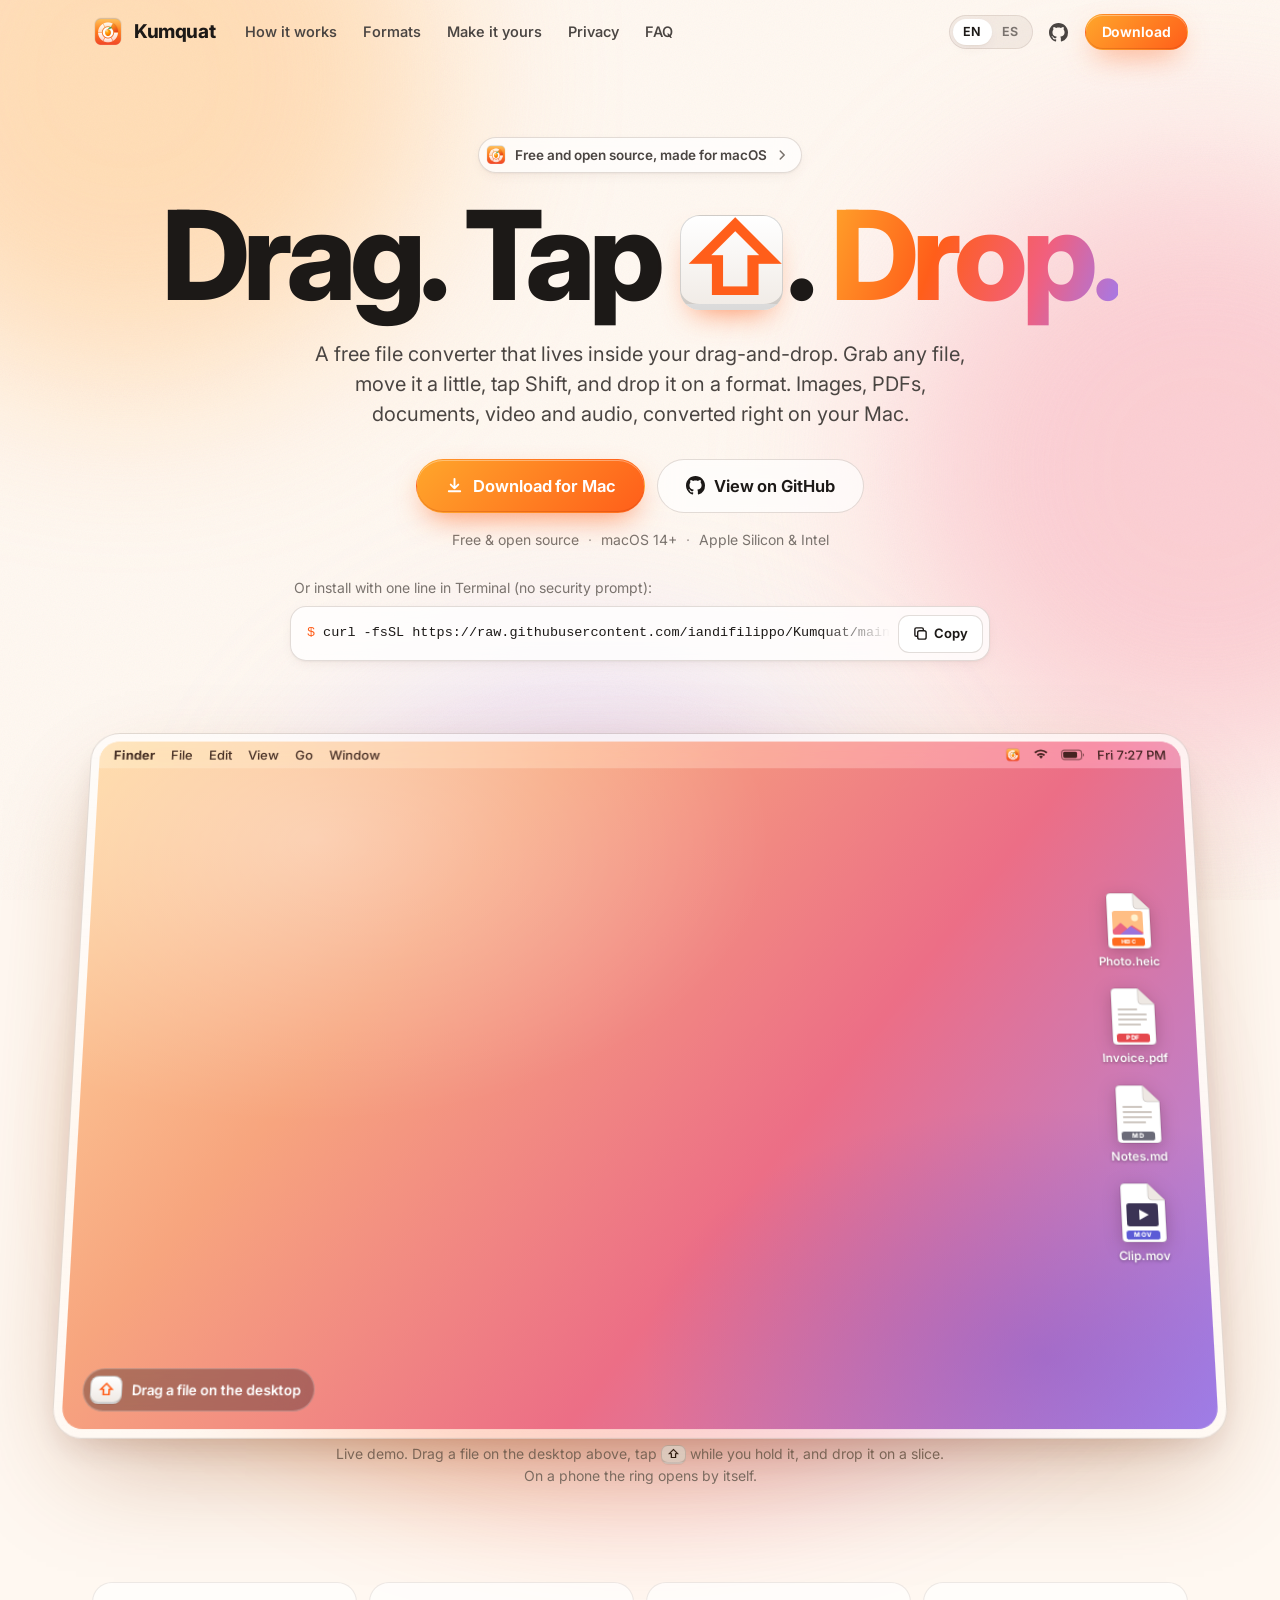
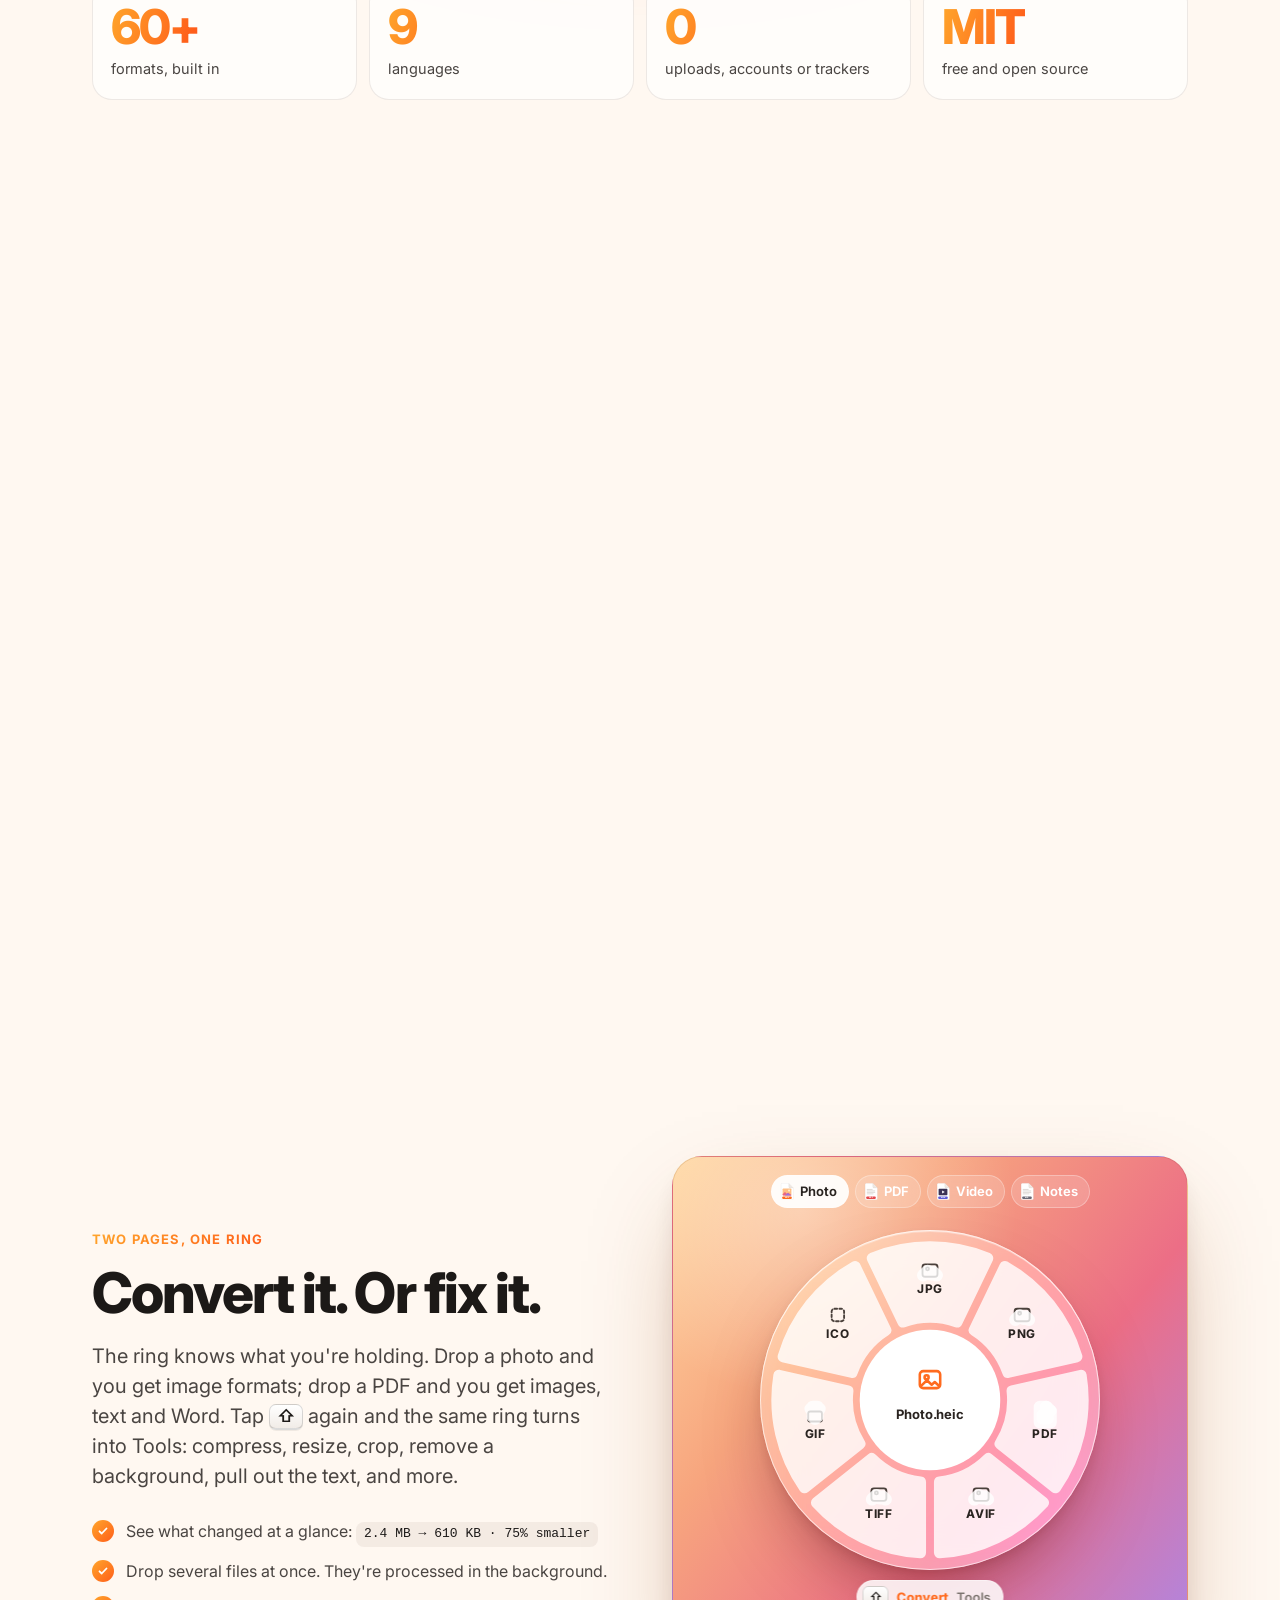
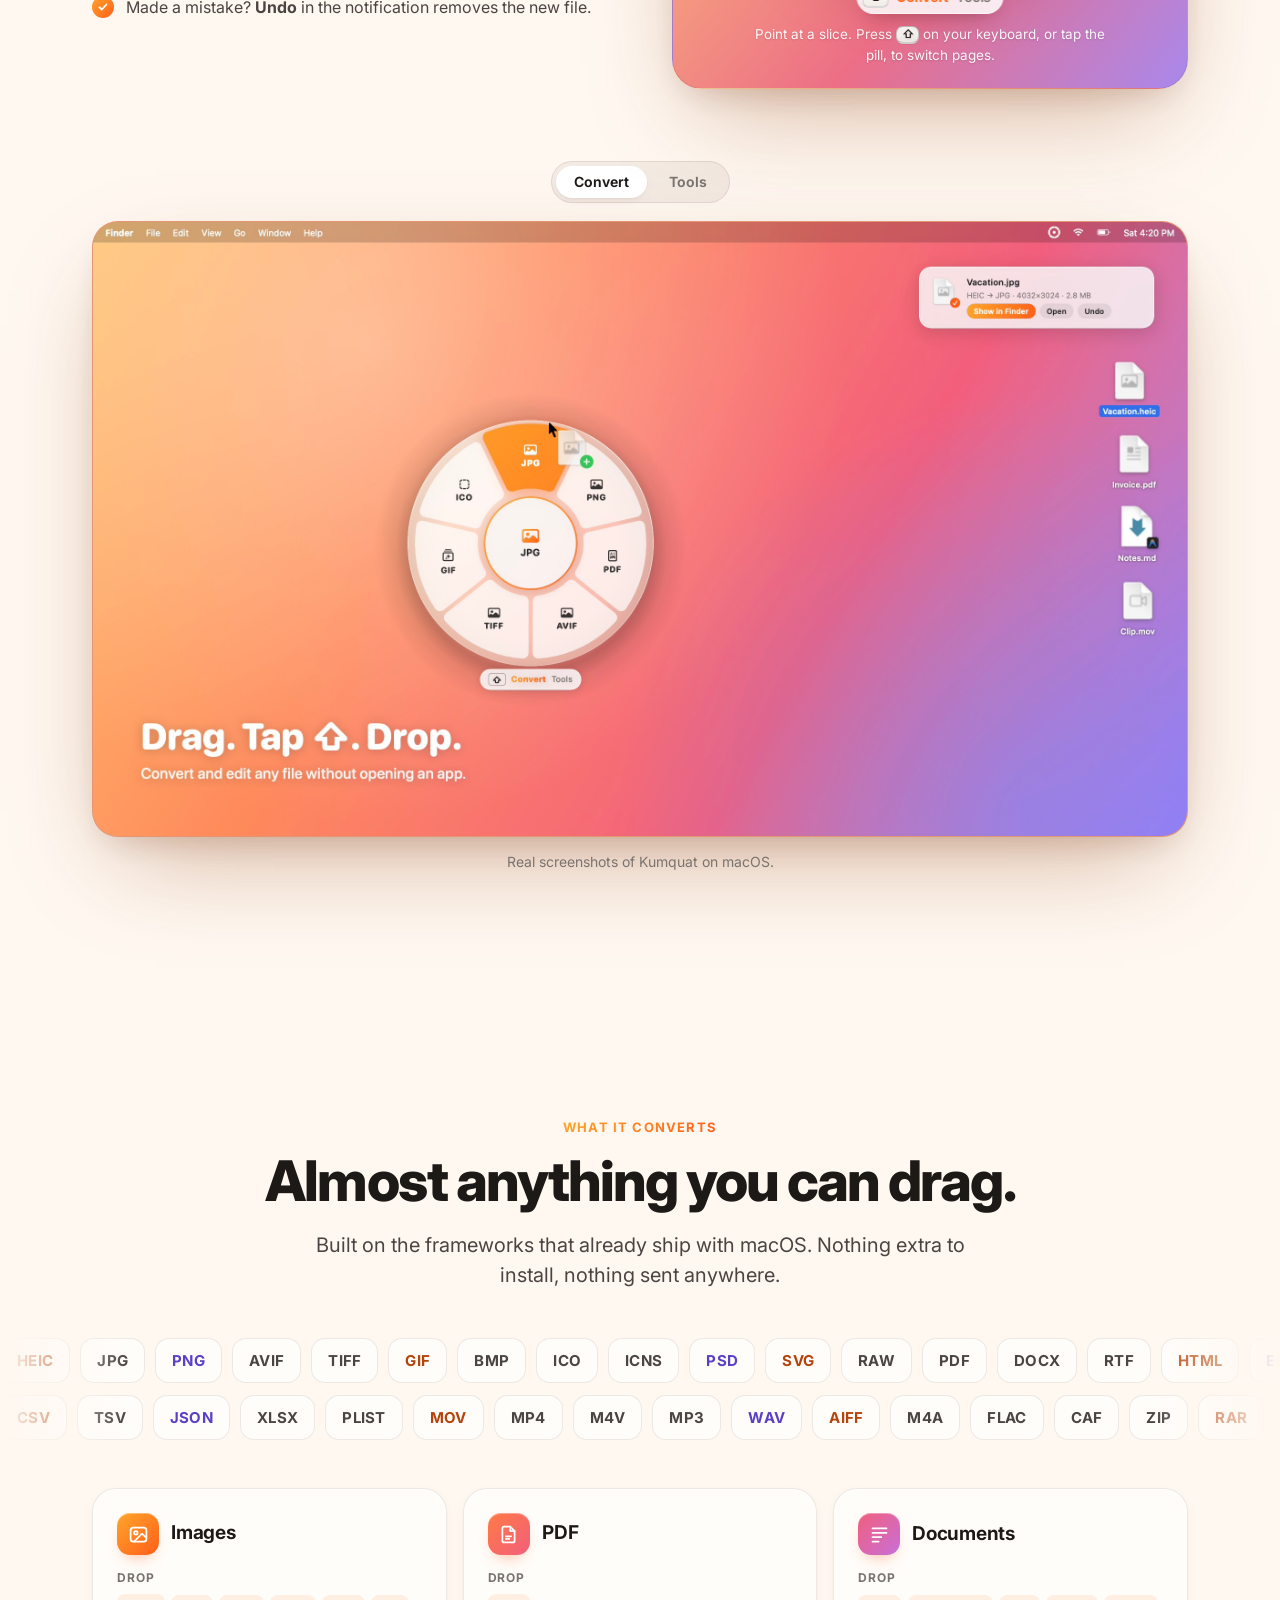
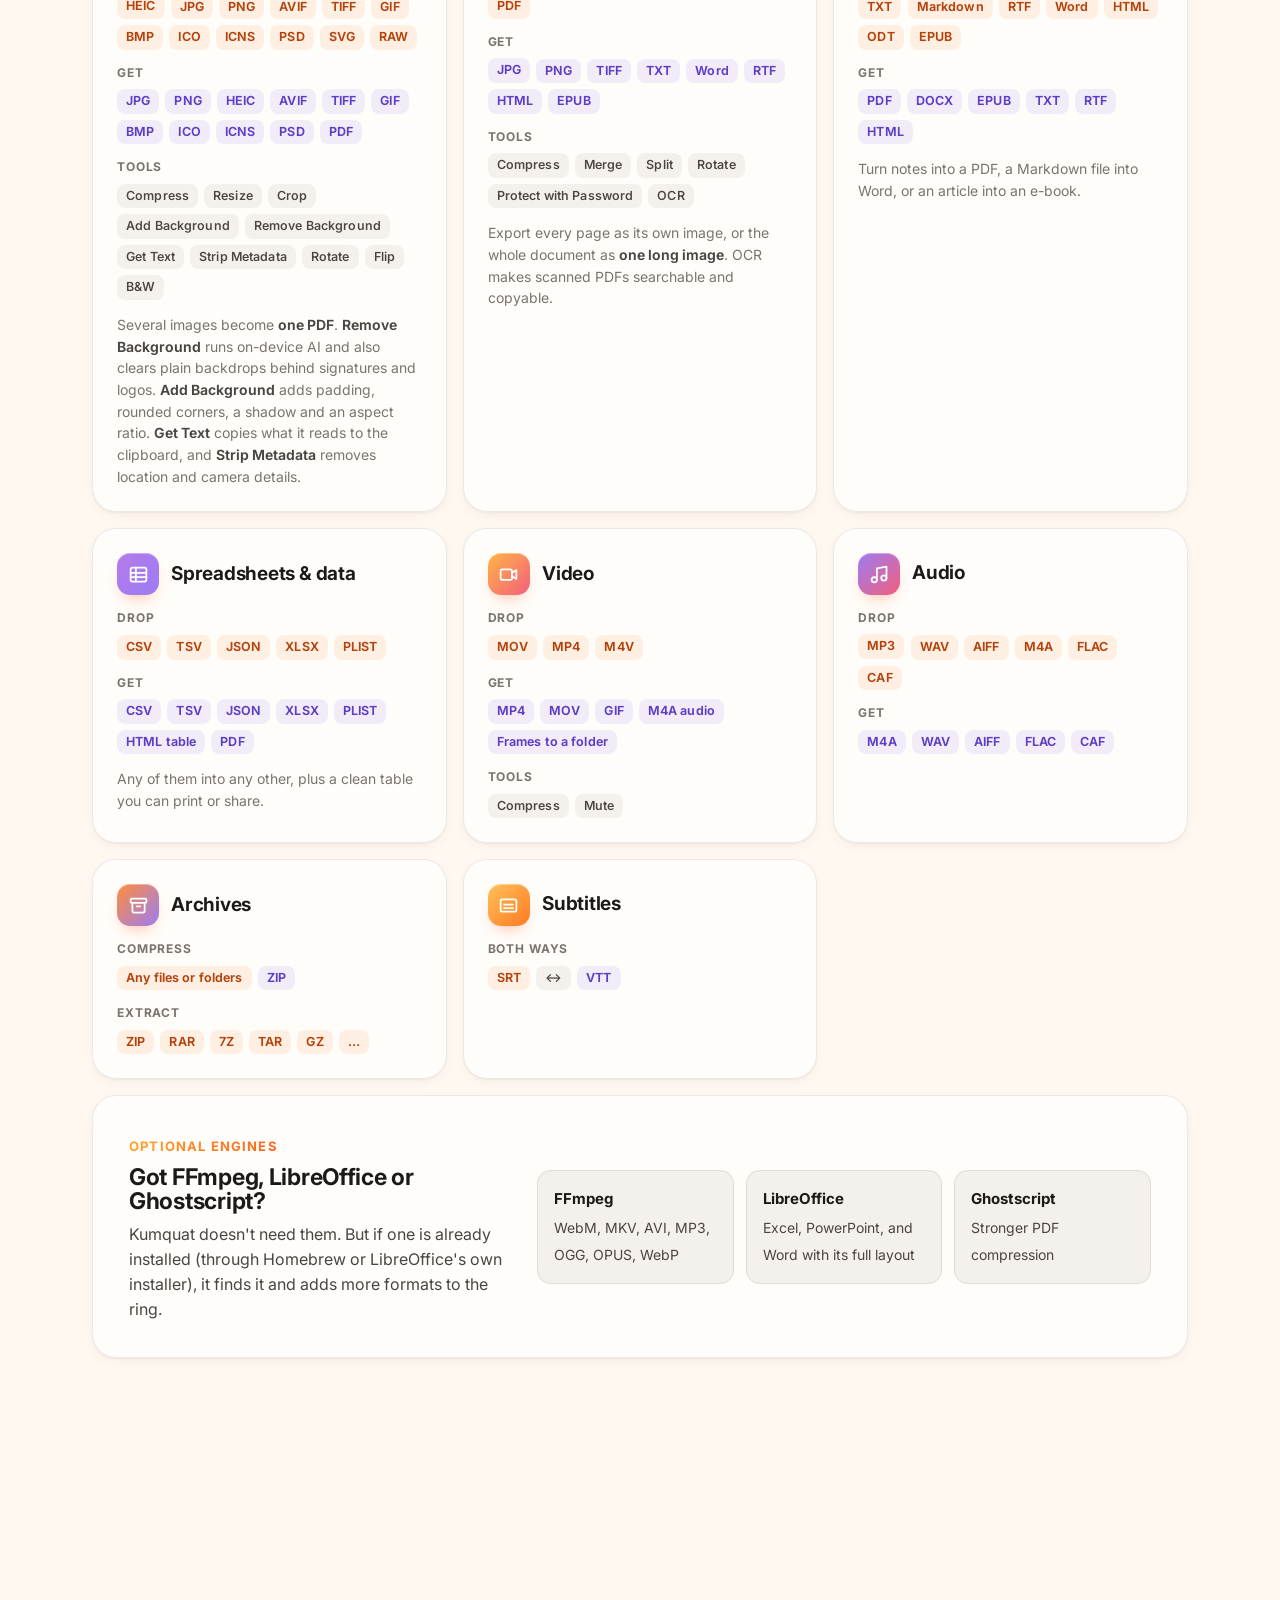
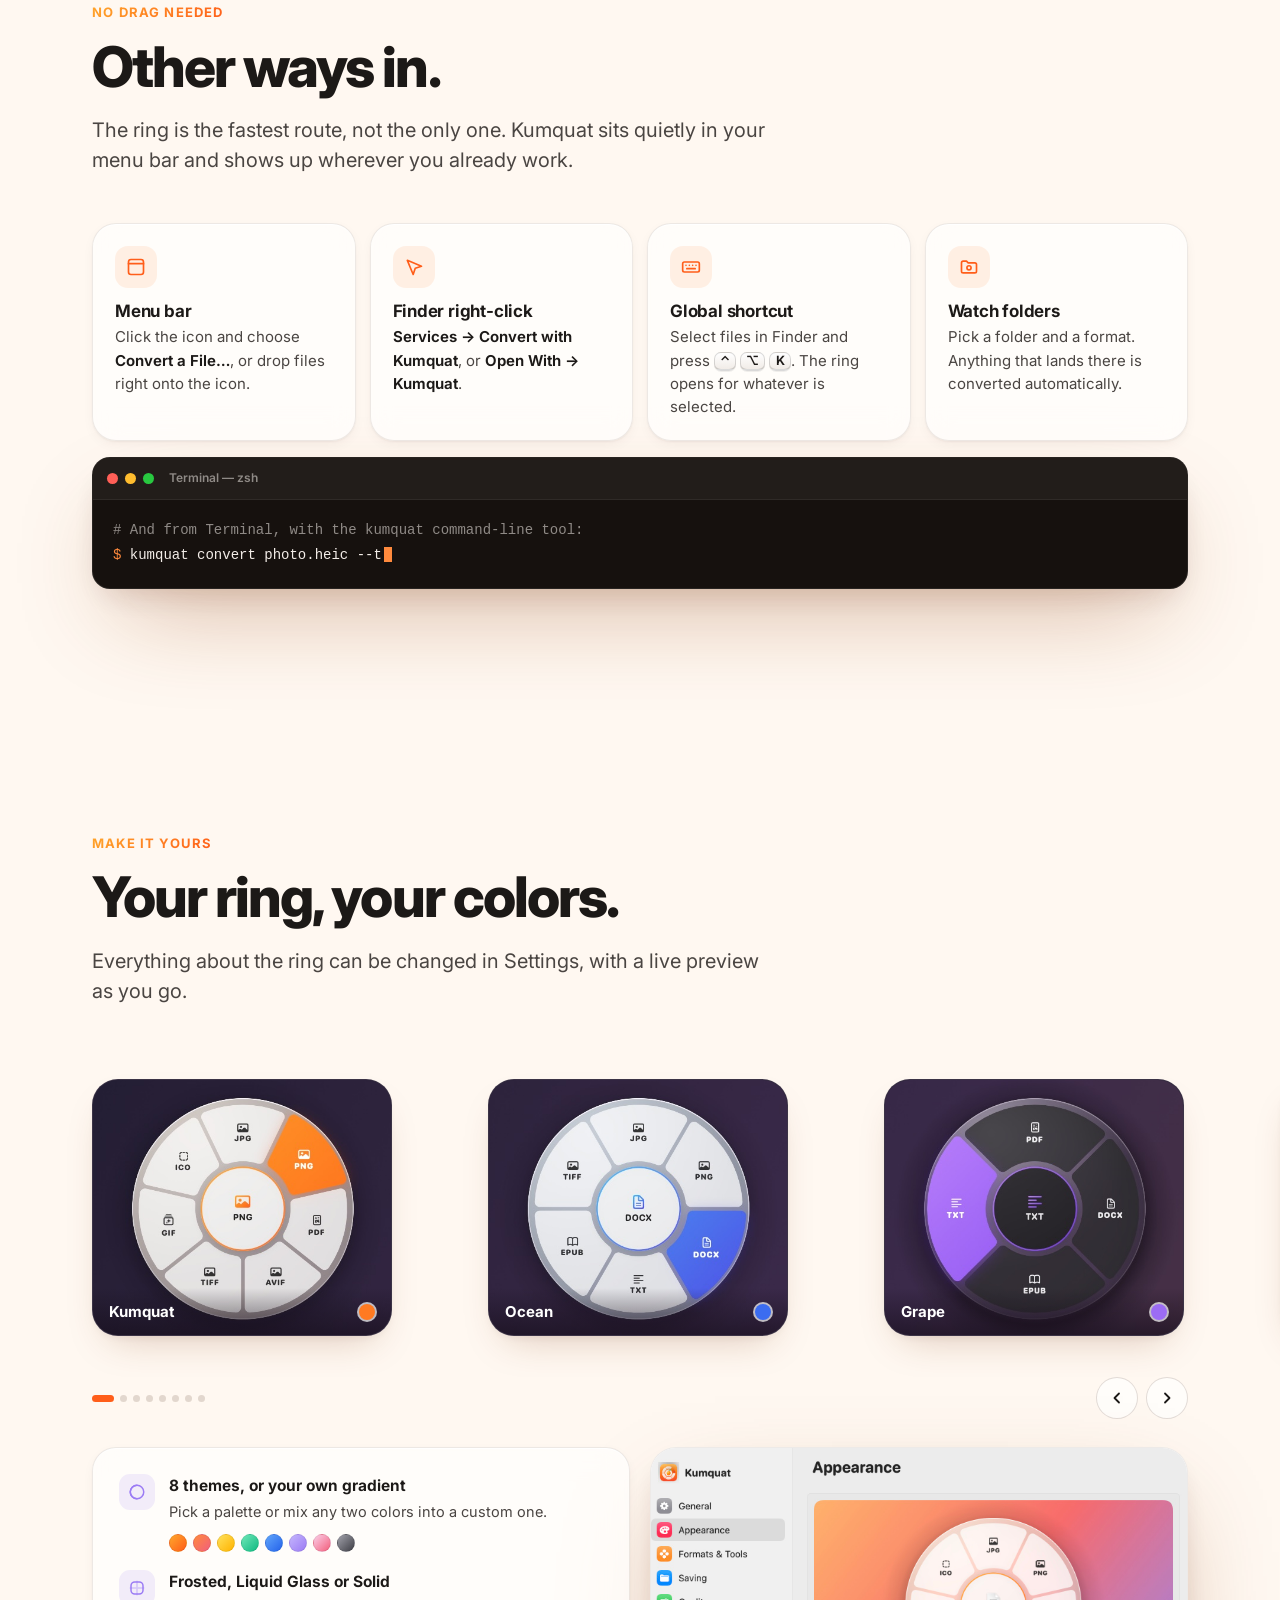
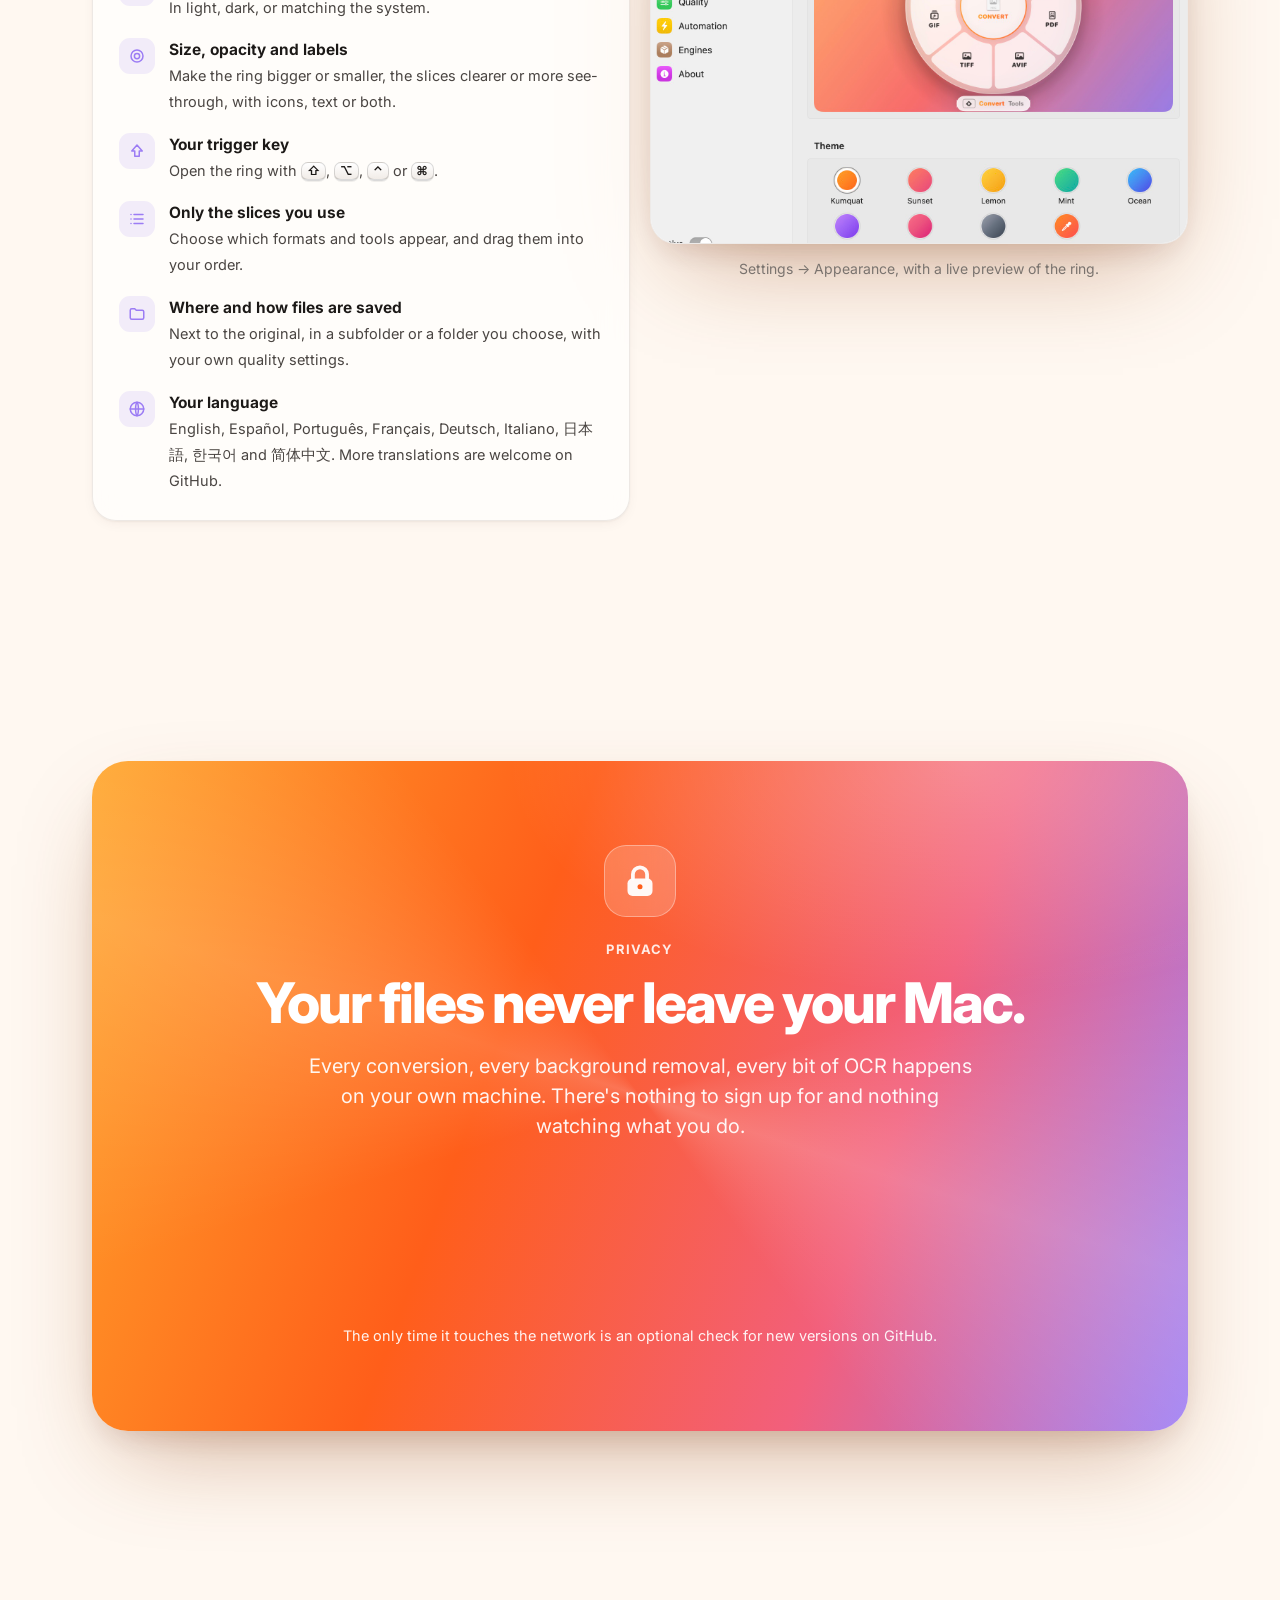
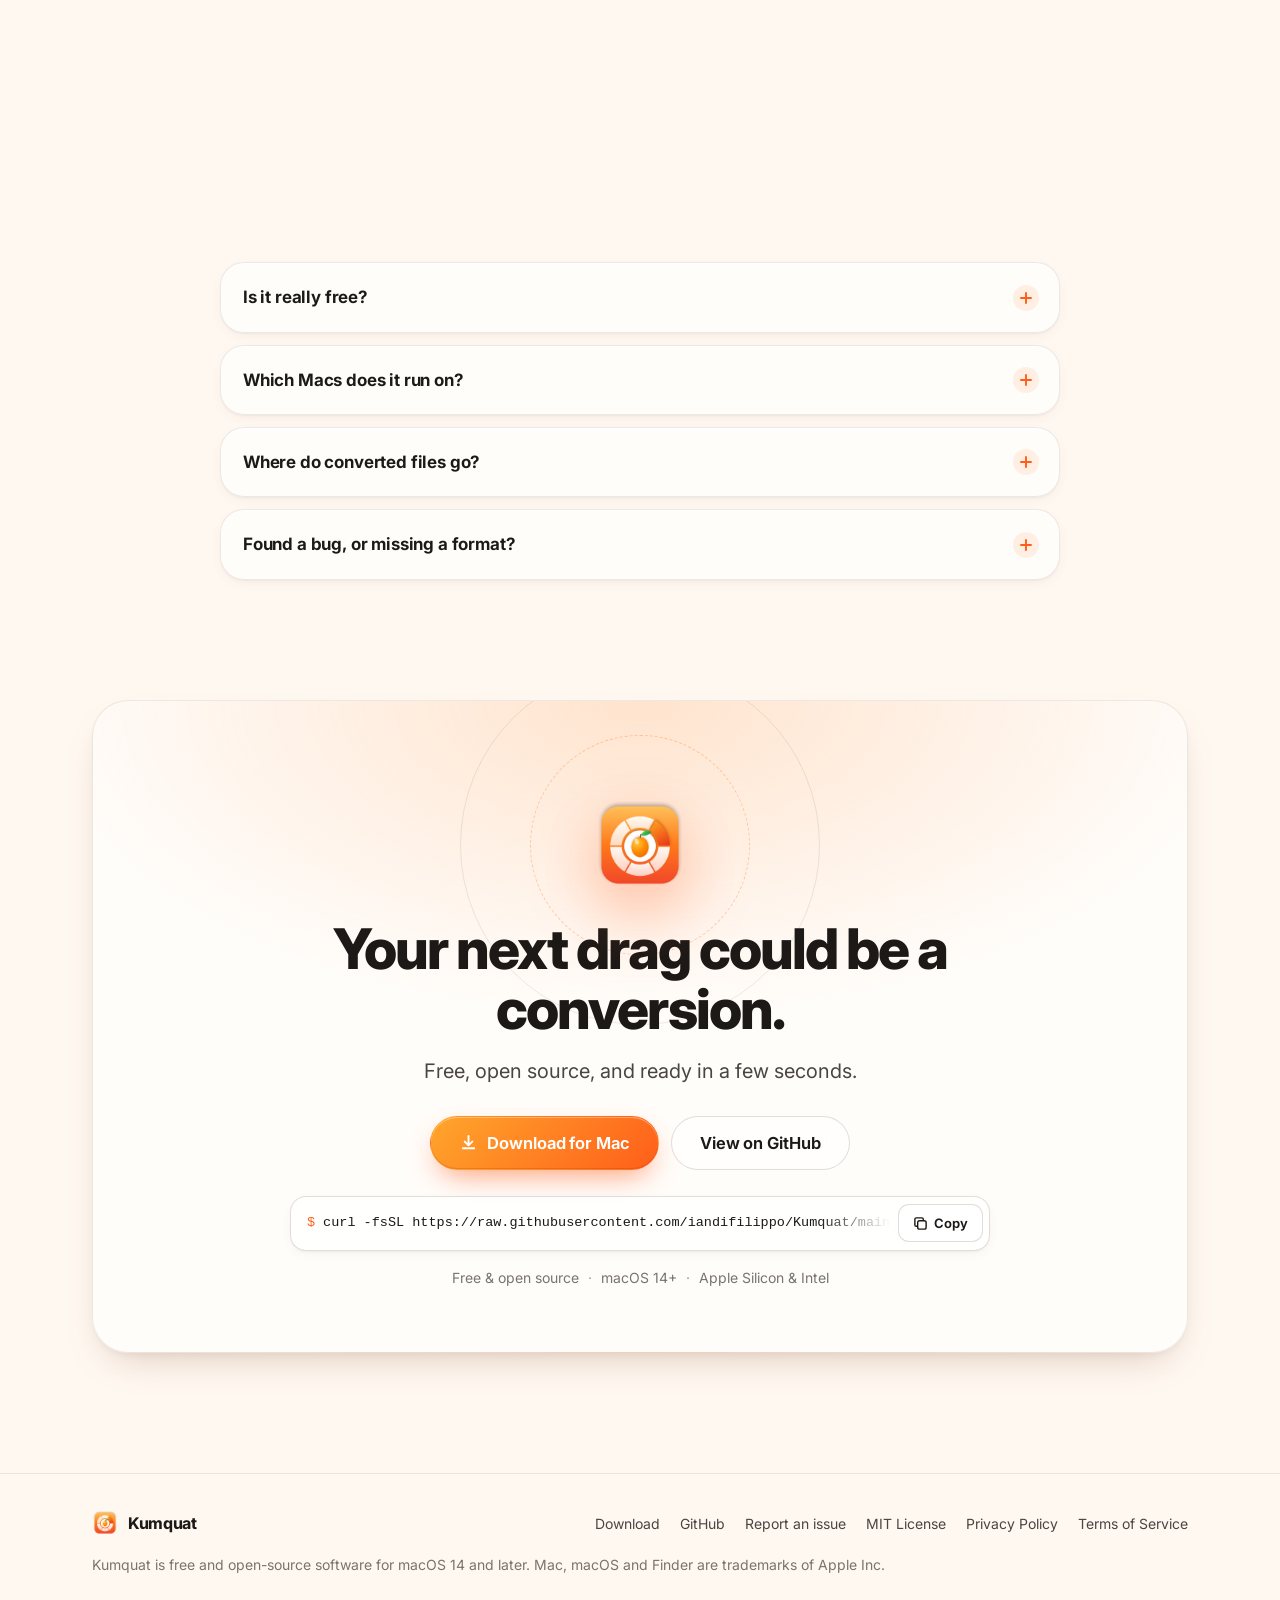
<file: docs/index.html>
<!doctype html>
<html lang="en">
<head>
<meta charset="utf-8">
<meta name="viewport" content="width=device-width, initial-scale=1, viewport-fit=cover">
<title>Kumquat — Free file converter for Mac</title>
<meta name="description" content="Kumquat is a free, open-source macOS menu bar app. Grab any file, move it a little, tap Shift, and drop it on a ring of formats to convert it. Images, PDFs, documents, video and audio, all converted on your Mac.">
<meta name="theme-color" content="#FFF8F1" media="(prefers-color-scheme: light)">
<meta name="theme-color" content="#0E0B0A" media="(prefers-color-scheme: dark)">
<meta name="color-scheme" content="light dark">
<link rel="canonical" href="https://iandifilippo.github.io/Kumquat/">
<link rel="icon" type="image/png" href="assets/icon.png">
<link rel="apple-touch-icon" href="assets/icon.png">

<meta property="og:type" content="website">
<meta property="og:site_name" content="Kumquat">
<meta property="og:title" content="Kumquat — Free file converter for Mac">
<meta property="og:description" content="Drag any file, tap Shift, drop it on a format. A free, open-source converter for images, PDFs, documents, video and audio that runs entirely on your Mac.">
<meta property="og:url" content="https://iandifilippo.github.io/Kumquat/">
<meta property="og:image" content="https://iandifilippo.github.io/Kumquat/assets/social-preview.jpg">
<meta property="og:image:width" content="1920">
<meta property="og:image:height" content="960">
<meta property="og:image:alt" content="Kumquat: a glass ring of file formats opening under the cursor on a Mac desktop">
<meta property="og:locale" content="en_US">
<meta property="og:locale:alternate" content="es_ES">
<meta name="twitter:card" content="summary_large_image">
<meta name="twitter:title" content="Kumquat — Free file converter for Mac">
<meta name="twitter:description" content="Drag any file, tap Shift, drop it on a format. Free, open source, and everything stays on your Mac.">
<meta name="twitter:image" content="https://iandifilippo.github.io/Kumquat/assets/social-preview.jpg">

<link rel="preconnect" href="https://fonts.googleapis.com">
<link rel="preconnect" href="https://fonts.gstatic.com" crossorigin>
<link href="https://fonts.googleapis.com/css2?family=Inter:wght@400;500;600;700;800&display=swap" rel="stylesheet">
<link rel="stylesheet" href="site/kumquat.css">
<script>document.documentElement.classList.add("js");</script>
</head>
<body>

<div class="backdrop" aria-hidden="true"><i></i><i></i><i></i></div>
<a class="skip" href="#main" data-i18n="skip">Skip to content</a>

<header class="site-header" id="site-header">
  <div class="wrap nav">
    <a class="brand" href="#top" aria-label="Kumquat">
      <img src="assets/icon.png" alt="" width="32" height="32">
      <span>Kumquat</span>
    </a>
    <nav class="nav-links" aria-label="Sections">
      <a href="#how" data-i18n="nav_how">How it works</a>
      <a href="#formats" data-i18n="nav_formats">Formats</a>
      <a href="#customize" data-i18n="nav_custom">Make it yours</a>
      <a href="#privacy" data-i18n="nav_privacy">Privacy</a>
      <a href="#faq" data-i18n="nav_faq">FAQ</a>
    </nav>
    <div class="nav-right">
      <div class="lang" role="group" aria-label="Language">
        <button type="button" data-lang="en" aria-pressed="true" lang="en">EN</button>
        <button type="button" data-lang="es" aria-pressed="false" lang="es">ES</button>
      </div>
      <a class="icon-btn nav-gh" href="https://github.com/iandifilippo/Kumquat" aria-label="GitHub">
        <svg viewBox="0 0 16 16" fill="currentColor" aria-hidden="true"><path d="M8 0C3.58 0 0 3.58 0 8c0 3.54 2.29 6.53 5.47 7.59.4.07.55-.17.55-.38 0-.19-.01-.82-.01-1.49-2.01.37-2.53-.49-2.69-.94-.09-.23-.48-.94-.82-1.13-.28-.15-.68-.52-.01-.53.63-.01 1.08.58 1.23.82.72 1.21 1.87.87 2.33.66.07-.52.28-.87.51-1.07-1.78-.2-3.64-.89-3.64-3.95 0-.87.31-1.59.82-2.15-.08-.2-.36-1.02.08-2.12 0 0 .67-.21 2.2.82.64-.18 1.32-.27 2-.27.68 0 1.36.09 2 .27 1.53-1.04 2.2-.82 2.2-.82.44 1.1.16 1.92.08 2.12.51.56.82 1.27.82 2.15 0 3.07-1.87 3.75-3.65 3.95.29.25.54.73.54 1.48 0 1.07-.01 1.93-.01 2.2 0 .21.15.46.55.38A8.013 8.013 0 0016 8c0-4.42-3.58-8-8-8z"/></svg>
      </a>
      <a class="btn btn-primary btn-sm nav-dl" href="https://github.com/iandifilippo/Kumquat/releases/latest" data-i18n="nav_download">Download</a>
    </div>
  </div>
</header>

<main id="main">
<div id="top"></div>

  <!-- ============ Hero ============ -->
  <section class="hero">
    <div class="wrap">
      <a class="hero-pill reveal" href="https://github.com/iandifilippo/Kumquat">
        <img src="assets/icon.png" alt="" width="20" height="20">
        <span data-i18n="hero_pill">Free and open source, made for macOS</span>
        <svg viewBox="0 0 16 16" fill="none" aria-hidden="true"><path d="M6 3.5L10.5 8 6 12.5" stroke="currentColor" stroke-width="1.8" stroke-linecap="round" stroke-linejoin="round"/></svg>
      </a>
      <h1 class="hero-title" data-i18n="hero_title"><span class="w">Drag.</span> <span class="w">Tap <span class="shift" aria-label="Shift">⇧</span>.</span> <span class="w"><span class="grad-text">Drop.</span></span></h1>
      <p class="lead hero-lead reveal" data-i18n="hero_sub">A free file converter that lives inside your drag-and-drop. Grab any file, move it a little, tap Shift, and drop it on a format. Images, PDFs, documents, video and audio, converted right on your Mac.</p>
      <div class="cta-row reveal">
        <a class="btn btn-primary btn-lg" href="https://github.com/iandifilippo/Kumquat/releases/latest">
          <svg viewBox="0 0 20 20" fill="none" aria-hidden="true"><path d="M10 3v10m0 0l-4-4m4 4l4-4M4 16h12" stroke="currentColor" stroke-width="2" stroke-linecap="round" stroke-linejoin="round"/></svg>
          <span data-i18n="btn_download">Download for Mac</span>
        </a>
        <a class="btn btn-ghost btn-lg" href="https://github.com/iandifilippo/Kumquat">
          <svg viewBox="0 0 16 16" fill="currentColor" aria-hidden="true"><path d="M8 0C3.58 0 0 3.58 0 8c0 3.54 2.29 6.53 5.47 7.59.4.07.55-.17.55-.38 0-.19-.01-.82-.01-1.49-2.01.37-2.53-.49-2.69-.94-.09-.23-.48-.94-.82-1.13-.28-.15-.68-.52-.01-.53.63-.01 1.08.58 1.23.82.72 1.21 1.87.87 2.33.66.07-.52.28-.87.51-1.07-1.78-.2-3.64-.89-3.64-3.95 0-.87.31-1.59.82-2.15-.08-.2-.36-1.02.08-2.12 0 0 .67-.21 2.2.82.64-.18 1.32-.27 2-.27.68 0 1.36.09 2 .27 1.53-1.04 2.2-.82 2.2-.82.44 1.1.16 1.92.08 2.12.51.56.82 1.27.82 2.15 0 3.07-1.87 3.75-3.65 3.95.29.25.54.73.54 1.48 0 1.07-.01 1.93-.01 2.2 0 .21.15.46.55.38A8.013 8.013 0 0016 8c0-4.42-3.58-8-8-8z"/></svg>
          <span data-i18n="btn_github">View on GitHub</span>
        </a>
      </div>
      <div class="meta-row reveal">
        <span data-i18n="meta_free">Free &amp; open source</span><span>macOS 14+</span><span data-i18n="meta_universal">Apple Silicon &amp; Intel</span>
      </div>

      <div class="install reveal">
        <p class="install-label" data-i18n="install_label">Or install with one line in Terminal (no security prompt):</p>
        <div class="codebox">
          <code><span class="prompt">$</span>curl -fsSL https://raw.githubusercontent.com/iandifilippo/Kumquat/main/install.sh | bash</code>
          <button class="copy" type="button" data-copy="curl -fsSL https://raw.githubusercontent.com/iandifilippo/Kumquat/main/install.sh | bash">
            <svg viewBox="0 0 16 16" fill="none" aria-hidden="true"><rect x="5" y="5" width="9" height="9" rx="2" stroke="currentColor" stroke-width="1.5"/><path d="M11 5V3.5A1.5 1.5 0 009.5 2h-6A1.5 1.5 0 002 3.5v6A1.5 1.5 0 003.5 11H5" stroke="currentColor" stroke-width="1.5"/></svg>
            <span class="copy-label">Copy</span>
          </button>
        </div>
      </div>
    </div>

    <!-- Interactive demo -->
    <div class="wrap demo-wrap">
      <div class="demo-glow" aria-hidden="true"></div>
      <div class="demo-tilt" id="demo-tilt">
        <div class="demo" id="demo" role="application" aria-roledescription="demo" aria-label="Interactive demo: a Mac desktop where you can drag a file, open the Kumquat ring and drop it on a format." data-i18n-attr="aria-label:demo_label">
          <div class="demo-wall" aria-hidden="true"></div>
          <div class="demo-menubar" aria-hidden="true">
            <b>Finder</b><span data-i18n="mb_file">File</span><span data-i18n="mb_edit">Edit</span><span class="mb-x" data-i18n="mb_view">View</span><span class="mb-x" data-i18n="mb_go">Go</span><span class="mb-x" data-i18n="mb_window">Window</span>
            <span class="mb-right">
              <img class="mb-kq" src="assets/icon.png" alt="" width="16" height="16">
              <svg viewBox="0 0 18 14" width="16" height="13" aria-hidden="true"><path d="M9 12.2l2.2-2.6a3 3 0 00-4.4 0zM4.3 7.3l1.4 1.6a4.6 4.6 0 016.6 0l1.4-1.6a6.7 6.7 0 00-9.4 0zM1.6 4.3L3 5.9a8.6 8.6 0 0112 0l1.4-1.6a10.6 10.6 0 00-14.8 0z" fill="currentColor"/></svg>
              <svg viewBox="0 0 26 12" width="24" height="12" aria-hidden="true"><rect x=".7" y=".7" width="21.6" height="10.6" rx="3" fill="none" stroke="currentColor" stroke-opacity=".6" stroke-width="1.2"/><rect x="2.4" y="2.4" width="15" height="7.2" rx="1.6" fill="currentColor"/><path d="M23.6 4v4c.8-.3 1.4-1.1 1.4-2s-.6-1.7-1.4-2z" fill="currentColor" fill-opacity=".6"/></svg>
              <span id="demo-clock">9:41</span>
            </span>
          </div>
          <div class="demo-files" id="demo-files"></div>
          <div class="demo-ring" id="demo-ring" aria-hidden="true"></div>
          <div class="demo-ghost" id="demo-ghost" aria-hidden="true"></div>
          <div class="demo-toast" id="demo-toast" aria-live="polite"></div>
          <div class="demo-cursor" id="demo-cursor" aria-hidden="true">
            <svg viewBox="0 0 24 24" width="24" height="24"><path d="M5 2.5v17.2l4.3-4.1 2.7 6.2 2.8-1.2-2.6-6.1h6z" fill="#111" stroke="#fff" stroke-width="1.4" stroke-linejoin="round"/></svg>
          </div>
          <div class="demo-hint" aria-hidden="true">
            <kbd class="demo-key" id="demo-key">⇧</kbd>
            <span id="demo-hint-text">Drag a file on the desktop</span>
          </div>
        </div>
      </div>
      <p class="demo-caption" data-i18n="demo_caption">Live demo. Drag a file on the desktop above, tap <kbd>⇧</kbd> while you hold it, and drop it on a slice. On a phone the ring opens by itself.</p>
    </div>
  </section>

  <!-- ============ Stats ============ -->
  <section class="stats-sec" aria-label="Kumquat at a glance">
    <div class="wrap">
      <div class="stats" data-stagger>
        <div class="stat reveal"><b>60+</b><span data-i18n="st1">formats, built in</span></div>
        <div class="stat reveal"><b>9</b><span data-i18n="st2">languages</span></div>
        <div class="stat reveal"><b>0</b><span data-i18n="st3">uploads, accounts or trackers</span></div>
        <div class="stat reveal"><b>MIT</b><span data-i18n="st4">free and open source</span></div>
      </div>
    </div>
  </section>

  <!-- ============ How it works / Old way vs Kumquat ============ -->
  <section id="how">
    <div class="wrap">
      <div class="section-head center reveal">
        <span class="eyebrow" data-i18n="how_eyebrow">How it works</span>
        <h2 data-i18n="how_title">One gesture instead of five menus.</h2>
        <p class="lead" data-i18n="how_lead">Converting a file usually means opening an app, finding Export…, picking a format and a folder. Kumquat does it in the middle of a drag.</p>
      </div>

      <div class="versus" data-stagger>
        <article class="vs vs-old card reveal">
          <header class="vs-head">
            <span class="vs-tag" data-i18n="old_tag">The old way</span>
            <span class="vs-count" data-i18n="old_count">5 steps, every time</span>
          </header>
          <div class="old-menu" aria-hidden="true">
            <div class="om-bar"><b data-i18n="om_app">Preview</b><span class="om-on" data-i18n="mb_file">File</span><span data-i18n="mb_edit">Edit</span><span data-i18n="mb_view">View</span></div>
            <div class="om-drop">
              <span data-i18n="om_open">Open…</span>
              <span data-i18n="om_close">Close</span>
              <span class="om-sep"></span>
              <span class="om-hl" data-i18n="om_export">Export…</span>
              <span data-i18n="om_pdf">Export as PDF…</span>
              <span class="om-sep"></span>
              <span data-i18n="om_print">Print…</span>
            </div>
          </div>
          <ol class="old-steps">
            <li data-i18n="old_1">Open the file in an app</li>
            <li data-i18n="old_2">Find File → Export…</li>
            <li data-i18n="old_3">Pick a format from a menu</li>
            <li data-i18n="old_4">Choose a folder</li>
            <li data-i18n="old_5">Click Save, then go find it</li>
          </ol>
        </article>

        <article class="vs vs-new card reveal">
          <header class="vs-head">
            <span class="vs-tag vs-tag-new" data-i18n="new_tag">With Kumquat</span>
            <span class="vs-count" data-i18n="new_count">1 gesture</span>
          </header>
          <ol class="steps">
            <li class="step">
              <div class="step-num">1</div>
              <div>
                <h3 data-i18n="s1_t">Start dragging</h3>
                <p data-i18n="s1_d">Grab any file (or several) in Finder or on the desktop, and move it a little so macOS starts the drag.</p>
              </div>
            </li>
            <li class="step">
              <div class="step-num">2</div>
              <div>
                <h3 data-i18n="s2_t">Tap <kbd>⇧</kbd> Shift</h3>
                <p data-i18n="s2_d">Still holding the file, tap Shift. A glass ring of formats opens right under your cursor. Tap <kbd>⇧</kbd> again to flip between <b>Convert</b> and <b>Tools</b>.</p>
              </div>
            </li>
            <li class="step">
              <div class="step-num">3</div>
              <div>
                <h3 data-i18n="s3_t">Drop it on a slice</h3>
                <p data-i18n="s3_d">The new file is saved next to the original, which is never touched. A notification shows the size change, with <b>Show in Finder</b>, <b>Open</b> and <b>Undo</b>.</p>
              </div>
            </li>
          </ol>
          <p class="how-note" data-i18n="how_note">Changed your mind? Drop on the center of the ring, or let go anywhere else, and nothing happens.</p>
        </article>
      </div>
    </div>
  </section>

  <!-- ============ Convert & Tools ============ -->
  <section id="tools">
    <div class="wrap">
      <div class="split">
        <div class="reveal">
          <span class="eyebrow" data-i18n="tools_eyebrow">Two pages, one ring</span>
          <h2 data-i18n="tools_title">Convert it. Or fix it.</h2>
          <p class="lead" data-i18n="tools_lead">The ring knows what you're holding. Drop a photo and you get image formats; drop a PDF and you get images, text and Word. Tap <kbd>⇧</kbd> again and the same ring turns into Tools: compress, resize, crop, remove a background, pull out the text, and more.</p>
          <ul class="checks">
            <li><span data-i18n="tools_c1">See what changed at a glance: <span class="notif-sample">2.4 MB → 610 KB · 75% smaller</span></span></li>
            <li><span data-i18n="tools_c2">Drop several files at once. They're processed in the background.</span></li>
            <li><span data-i18n="tools_c3">Made a mistake? <b>Undo</b> in the notification removes the new file.</span></li>
          </ul>
        </div>

        <div class="explorer reveal">
          <div class="ex-files" role="radiogroup" aria-label="Pick a file" data-i18n-attr="aria-label:ex_pick" id="ex-files"></div>
          <div class="ex-stage">
            <div class="ex-ring" id="ex-ring"></div>
          </div>
          <p class="ex-hint" data-i18n="ex_hint">Point at a slice. Press <kbd>⇧</kbd> on your keyboard, or tap the pill, to switch pages.</p>
        </div>
      </div>

      <div class="shots reveal">
        <div class="shot-tabs" role="tablist" aria-label="Screenshots">
          <button type="button" role="tab" aria-selected="true" aria-controls="shot-0" id="tab-0" data-shot="0" data-i18n="shot_convert">Convert</button>
          <button type="button" role="tab" aria-selected="false" aria-controls="shot-1" id="tab-1" data-shot="1" data-i18n="shot_tools">Tools</button>
        </div>
        <div class="frame shot-frame">
          <img id="shot-0" role="tabpanel" aria-labelledby="tab-0" class="shot on" src="assets/hero.jpg" data-src-en="assets/hero.jpg" data-src-es="assets/hero-es.jpg" width="2400" height="1350" loading="lazy"
               alt="A HEIC photo being dragged on a Mac desktop. A glass ring of formats is open under the cursor with the JPG slice highlighted, and a notification shows the converted file and how much smaller it is."
               data-i18n-attr="alt:hero_alt">
          <img id="shot-1" role="tabpanel" aria-labelledby="tab-1" class="shot" src="assets/tools.jpg" data-src-en="assets/tools.jpg" data-src-es="assets/tools-es.jpg" width="2400" height="1140" loading="lazy"
               alt="The Tools page of the ring with Remove Background highlighted, next to three result notifications"
               data-i18n-attr="alt:tools_alt">
        </div>
        <p class="caption" data-i18n="shot_cap">Real screenshots of Kumquat on macOS.</p>
      </div>
    </div>
  </section>

  <!-- ============ Formats ============ -->
  <section id="formats">
    <div class="wrap">
      <div class="section-head center reveal">
        <span class="eyebrow" data-i18n="fmt_eyebrow">What it converts</span>
        <h2 data-i18n="fmt_title">Almost anything you can drag.</h2>
        <p class="lead" data-i18n="fmt_lead">Built on the frameworks that already ship with macOS. Nothing extra to install, nothing sent anywhere.</p>
      </div>
    </div>

    <div class="marquee reveal" aria-hidden="true">
      <div class="mq-row"><div class="mq-track" data-mq="HEIC JPG PNG AVIF TIFF GIF BMP ICO ICNS PSD SVG RAW PDF DOCX RTF HTML EPUB ODT Markdown TXT"></div></div>
      <div class="mq-row mq-rev"><div class="mq-track" data-mq="CSV TSV JSON XLSX PLIST MOV MP4 M4V MP3 WAV AIFF M4A FLAC CAF ZIP RAR 7Z TAR GZ SRT VTT"></div></div>
    </div>

    <div class="wrap">
      <div class="formats" data-stagger>
        <!-- Images -->
        <article class="fmt card reveal">
          <div class="fmt-head">
            <div class="fmt-icon c1"><svg viewBox="0 0 24 24" fill="none" stroke="currentColor" stroke-width="2" stroke-linecap="round" stroke-linejoin="round" aria-hidden="true"><rect x="3" y="4" width="18" height="16" rx="3"/><circle cx="9" cy="10" r="2"/><path d="M21 16l-5-5-9 9"/></svg></div>
            <h3 data-i18n="f_img">Images</h3>
          </div>
          <div>
            <div class="row-label" data-i18n="lbl_in">Drop</div>
            <div class="chips"><span class="chip">HEIC</span><span class="chip">JPG</span><span class="chip">PNG</span><span class="chip">AVIF</span><span class="chip">TIFF</span><span class="chip">GIF</span><span class="chip">BMP</span><span class="chip">ICO</span><span class="chip">ICNS</span><span class="chip">PSD</span><span class="chip">SVG</span><span class="chip">RAW</span></div>
          </div>
          <div>
            <div class="row-label" data-i18n="lbl_out">Get</div>
            <div class="chips"><span class="chip out">JPG</span><span class="chip out">PNG</span><span class="chip out">HEIC</span><span class="chip out">AVIF</span><span class="chip out">TIFF</span><span class="chip out">GIF</span><span class="chip out">BMP</span><span class="chip out">ICO</span><span class="chip out">ICNS</span><span class="chip out">PSD</span><span class="chip out">PDF</span></div>
          </div>
          <div>
            <div class="row-label" data-i18n="lbl_tools">Tools</div>
            <div class="chips">
              <span class="chip tool" data-i18n="t_compress">Compress</span><span class="chip tool" data-i18n="t_resize">Resize</span><span class="chip tool" data-i18n="t_crop">Crop</span><span class="chip tool" data-i18n="t_addbg">Add Background</span><span class="chip tool" data-i18n="t_rmbg">Remove Background</span><span class="chip tool" data-i18n="t_text">Get Text</span><span class="chip tool" data-i18n="t_meta">Strip Metadata</span><span class="chip tool" data-i18n="t_rotate">Rotate</span><span class="chip tool" data-i18n="t_flip">Flip</span><span class="chip tool" data-i18n="t_bw">B&amp;W</span>
            </div>
          </div>
          <p class="fmt-note" data-i18n="f_img_note">Several images become <strong>one PDF</strong>. <strong>Remove Background</strong> runs on-device AI and also clears plain backdrops behind signatures and logos. <strong>Add Background</strong> adds padding, rounded corners, a shadow and an aspect ratio. <strong>Get Text</strong> copies what it reads to the clipboard, and <strong>Strip Metadata</strong> removes location and camera details.</p>
        </article>

        <!-- PDF -->
        <article class="fmt card reveal">
          <div class="fmt-head">
            <div class="fmt-icon c2"><svg viewBox="0 0 24 24" fill="none" stroke="currentColor" stroke-width="2" stroke-linecap="round" stroke-linejoin="round" aria-hidden="true"><path d="M14 3H7a2 2 0 00-2 2v14a2 2 0 002 2h10a2 2 0 002-2V8z"/><path d="M14 3v5h5"/><path d="M9 14h6M9 17h4"/></svg></div>
            <h3>PDF</h3>
          </div>
          <div>
            <div class="row-label" data-i18n="lbl_in">Drop</div>
            <div class="chips"><span class="chip">PDF</span></div>
          </div>
          <div>
            <div class="row-label" data-i18n="lbl_out">Get</div>
            <div class="chips"><span class="chip out">JPG</span><span class="chip out">PNG</span><span class="chip out">TIFF</span><span class="chip out">TXT</span><span class="chip out">Word</span><span class="chip out">RTF</span><span class="chip out">HTML</span><span class="chip out">EPUB</span></div>
          </div>
          <div>
            <div class="row-label" data-i18n="lbl_tools">Tools</div>
            <div class="chips">
              <span class="chip tool" data-i18n="t_compress">Compress</span><span class="chip tool" data-i18n="t_merge">Merge</span><span class="chip tool" data-i18n="t_split">Split</span><span class="chip tool" data-i18n="t_rotate">Rotate</span><span class="chip tool" data-i18n="t_protect">Protect with Password</span><span class="chip tool">OCR</span>
            </div>
          </div>
          <p class="fmt-note" data-i18n="f_pdf_note">Export every page as its own image, or the whole document as <strong>one long image</strong>. OCR makes scanned PDFs searchable and copyable.</p>
        </article>

        <!-- Documents -->
        <article class="fmt card reveal">
          <div class="fmt-head">
            <div class="fmt-icon c3"><svg viewBox="0 0 24 24" fill="none" stroke="currentColor" stroke-width="2" stroke-linecap="round" stroke-linejoin="round" aria-hidden="true"><path d="M4 5h16M4 10h16M4 15h10M4 20h7"/></svg></div>
            <h3 data-i18n="f_doc">Documents</h3>
          </div>
          <div>
            <div class="row-label" data-i18n="lbl_in">Drop</div>
            <div class="chips"><span class="chip">TXT</span><span class="chip">Markdown</span><span class="chip">RTF</span><span class="chip">Word</span><span class="chip">HTML</span><span class="chip">ODT</span><span class="chip">EPUB</span></div>
          </div>
          <div>
            <div class="row-label" data-i18n="lbl_out">Get</div>
            <div class="chips"><span class="chip out">PDF</span><span class="chip out">DOCX</span><span class="chip out">EPUB</span><span class="chip out">TXT</span><span class="chip out">RTF</span><span class="chip out">HTML</span></div>
          </div>
          <p class="fmt-note" data-i18n="f_doc_note">Turn notes into a PDF, a Markdown file into Word, or an article into an e-book.</p>
        </article>

        <!-- Spreadsheets -->
        <article class="fmt card reveal">
          <div class="fmt-head">
            <div class="fmt-icon c4"><svg viewBox="0 0 24 24" fill="none" stroke="currentColor" stroke-width="2" stroke-linecap="round" stroke-linejoin="round" aria-hidden="true"><rect x="3" y="4" width="18" height="16" rx="2"/><path d="M3 10h18M3 15h18M9 4v16"/></svg></div>
            <h3 data-i18n="f_data">Spreadsheets &amp; data</h3>
          </div>
          <div>
            <div class="row-label" data-i18n="lbl_in">Drop</div>
            <div class="chips"><span class="chip">CSV</span><span class="chip">TSV</span><span class="chip">JSON</span><span class="chip">XLSX</span><span class="chip">PLIST</span></div>
          </div>
          <div>
            <div class="row-label" data-i18n="lbl_out">Get</div>
            <div class="chips"><span class="chip out">CSV</span><span class="chip out">TSV</span><span class="chip out">JSON</span><span class="chip out">XLSX</span><span class="chip out">PLIST</span><span class="chip out" data-i18n="o_htmltable">HTML table</span><span class="chip out">PDF</span></div>
          </div>
          <p class="fmt-note" data-i18n="f_data_note">Any of them into any other, plus a clean table you can print or share.</p>
        </article>

        <!-- Video -->
        <article class="fmt card reveal">
          <div class="fmt-head">
            <div class="fmt-icon c5"><svg viewBox="0 0 24 24" fill="none" stroke="currentColor" stroke-width="2" stroke-linecap="round" stroke-linejoin="round" aria-hidden="true"><rect x="3" y="6" width="13" height="12" rx="2"/><path d="M16 10l5-3v10l-5-3"/></svg></div>
            <h3 data-i18n="f_video">Video</h3>
          </div>
          <div>
            <div class="row-label" data-i18n="lbl_in">Drop</div>
            <div class="chips"><span class="chip">MOV</span><span class="chip">MP4</span><span class="chip">M4V</span></div>
          </div>
          <div>
            <div class="row-label" data-i18n="lbl_out">Get</div>
            <div class="chips"><span class="chip out">MP4</span><span class="chip out">MOV</span><span class="chip out">GIF</span><span class="chip out" data-i18n="o_m4a">M4A audio</span><span class="chip out" data-i18n="o_frames">Frames to a folder</span></div>
          </div>
          <div>
            <div class="row-label" data-i18n="lbl_tools">Tools</div>
            <div class="chips"><span class="chip tool" data-i18n="t_compress">Compress</span><span class="chip tool" data-i18n="t_mute">Mute</span></div>
          </div>
        </article>

        <!-- Audio -->
        <article class="fmt card reveal">
          <div class="fmt-head">
            <div class="fmt-icon c6"><svg viewBox="0 0 24 24" fill="none" stroke="currentColor" stroke-width="2" stroke-linecap="round" stroke-linejoin="round" aria-hidden="true"><path d="M9 18V5l11-2v13"/><circle cx="6" cy="18" r="3"/><circle cx="17" cy="16" r="3"/></svg></div>
            <h3 data-i18n="f_audio">Audio</h3>
          </div>
          <div>
            <div class="row-label" data-i18n="lbl_in">Drop</div>
            <div class="chips"><span class="chip">MP3</span><span class="chip">WAV</span><span class="chip">AIFF</span><span class="chip">M4A</span><span class="chip">FLAC</span><span class="chip">CAF</span></div>
          </div>
          <div>
            <div class="row-label" data-i18n="lbl_out">Get</div>
            <div class="chips"><span class="chip out">M4A</span><span class="chip out">WAV</span><span class="chip out">AIFF</span><span class="chip out">FLAC</span><span class="chip out">CAF</span></div>
          </div>
        </article>

        <!-- Archives -->
        <article class="fmt card reveal">
          <div class="fmt-head">
            <div class="fmt-icon c7"><svg viewBox="0 0 24 24" fill="none" stroke="currentColor" stroke-width="2" stroke-linecap="round" stroke-linejoin="round" aria-hidden="true"><rect x="3" y="4" width="18" height="5" rx="1.5"/><path d="M5 9v9a2 2 0 002 2h10a2 2 0 002-2V9M10 13h4"/></svg></div>
            <h3 data-i18n="f_arch">Archives</h3>
          </div>
          <div>
            <div class="row-label" data-i18n="lbl_compress">Compress</div>
            <div class="chips"><span class="chip" data-i18n="o_anyfiles">Any files or folders</span><span class="chip out">ZIP</span></div>
          </div>
          <div>
            <div class="row-label" data-i18n="lbl_extract">Extract</div>
            <div class="chips"><span class="chip">ZIP</span><span class="chip">RAR</span><span class="chip">7Z</span><span class="chip">TAR</span><span class="chip">GZ</span><span class="chip">…</span></div>
          </div>
        </article>

        <!-- Subtitles -->
        <article class="fmt card reveal">
          <div class="fmt-head">
            <div class="fmt-icon c8"><svg viewBox="0 0 24 24" fill="none" stroke="currentColor" stroke-width="2" stroke-linecap="round" stroke-linejoin="round" aria-hidden="true"><rect x="3" y="5" width="18" height="14" rx="2"/><path d="M7 15h4M13 15h4M7 11h10"/></svg></div>
            <h3 data-i18n="f_subs">Subtitles</h3>
          </div>
          <div>
            <div class="row-label" data-i18n="lbl_both">Both ways</div>
            <div class="chips"><span class="chip">SRT</span><span class="chip tool">↔</span><span class="chip out">VTT</span></div>
          </div>
        </article>
      </div>

      <div class="engines card reveal">
        <div>
          <span class="eyebrow" data-i18n="eng_eyebrow">Optional engines</span>
          <h3 data-i18n="eng_title">Got FFmpeg, LibreOffice or Ghostscript?</h3>
          <p data-i18n="eng_text">Kumquat doesn't need them. But if one is already installed (through Homebrew or LibreOffice's own installer), it finds it and adds more formats to the ring.</p>
        </div>
        <div class="engine-list">
          <div class="engine"><b>FFmpeg</b><span>WebM, MKV, AVI, MP3, OGG, OPUS, WebP</span></div>
          <div class="engine"><b>LibreOffice</b><span data-i18n="eng_lo">Excel, PowerPoint, and Word with its full layout</span></div>
          <div class="engine"><b>Ghostscript</b><span data-i18n="eng_gs">Stronger PDF compression</span></div>
        </div>
      </div>
    </div>
  </section>

  <!-- ============ Ways in ============ -->
  <section id="ways">
    <div class="wrap">
      <div class="section-head reveal">
        <span class="eyebrow" data-i18n="ways_eyebrow">No drag needed</span>
        <h2 data-i18n="ways_title">Other ways in.</h2>
        <p class="lead" data-i18n="ways_lead">The ring is the fastest route, not the only one. Kumquat sits quietly in your menu bar and shows up wherever you already work.</p>
      </div>
      <div class="ways" data-stagger>
        <div class="way card reveal">
          <div class="way-icon"><svg viewBox="0 0 24 24" fill="none" stroke="currentColor" stroke-width="2" stroke-linecap="round" stroke-linejoin="round" aria-hidden="true"><rect x="3" y="3" width="18" height="18" rx="3"/><path d="M3 8h18"/></svg></div>
          <div><h3 data-i18n="w1_t">Menu bar</h3><p data-i18n="w1_d">Click the icon and choose <span class="path">Convert a File…</span>, or drop files right onto the icon.</p></div>
        </div>
        <div class="way card reveal">
          <div class="way-icon"><svg viewBox="0 0 24 24" fill="none" stroke="currentColor" stroke-width="2" stroke-linecap="round" stroke-linejoin="round" aria-hidden="true"><path d="M4 4l7 17 2.5-7.5L21 11z"/></svg></div>
          <div><h3 data-i18n="w2_t">Finder right-click</h3><p data-i18n="w2_d"><span class="path">Services → Convert with Kumquat</span>, or <span class="path">Open With → Kumquat</span>.</p></div>
        </div>
        <div class="way card reveal">
          <div class="way-icon"><svg viewBox="0 0 24 24" fill="none" stroke="currentColor" stroke-width="2" stroke-linecap="round" stroke-linejoin="round" aria-hidden="true"><rect x="2" y="6" width="20" height="12" rx="2"/><path d="M6 10h.01M10 10h.01M14 10h.01M18 10h.01M7 14h10"/></svg></div>
          <div><h3 data-i18n="w3_t">Global shortcut</h3><p data-i18n="w3_d">Select files in Finder and press <kbd>⌃</kbd> <kbd>⌥</kbd> <kbd>K</kbd>. The ring opens for whatever is selected.</p></div>
        </div>
        <div class="way card reveal">
          <div class="way-icon"><svg viewBox="0 0 24 24" fill="none" stroke="currentColor" stroke-width="2" stroke-linecap="round" stroke-linejoin="round" aria-hidden="true"><path d="M3 7a2 2 0 012-2h4l2 2h8a2 2 0 012 2v8a2 2 0 01-2 2H5a2 2 0 01-2-2z"/><circle cx="12" cy="13" r="2.5"/></svg></div>
          <div><h3 data-i18n="w4_t">Watch folders</h3><p data-i18n="w4_d">Pick a folder and a format. Anything that lands there is converted automatically.</p></div>
        </div>
      </div>
      <div class="term reveal" role="region" aria-label="Command-line example">
        <div class="term-bar" aria-hidden="true"><i></i><i></i><i></i><span>Terminal — zsh</span></div>
        <div class="term-body">
          <div><span class="c" data-i18n="cli_c">#  And from Terminal, with the kumquat command-line tool:</span></div>
          <div><span class="p">$ </span><span class="typed" id="typed">kumquat convert photo.heic --to jpg</span><span class="caret" aria-hidden="true"></span></div>
        </div>
      </div>
    </div>
  </section>

  <!-- ============ Customize ============ -->
  <section id="customize">
    <div class="wrap">
      <div class="section-head reveal">
        <span class="eyebrow" data-i18n="cu_eyebrow">Make it yours</span>
        <h2 data-i18n="cu_title">Your ring, your colors.</h2>
        <p class="lead" data-i18n="cu_lead">Everything about the ring can be changed in Settings, with a live preview as you go.</p>
      </div>
    </div>

    <div class="themes reveal" role="region" aria-label="Eight Kumquat rings in different color themes on a dark background" data-i18n-attr="aria-label:themes_alt">
      <div class="themes-track" id="themes-track" tabindex="0"></div>
      <div class="wrap themes-ctrl">
        <div class="themes-dots" id="themes-dots" aria-hidden="true"></div>
        <div class="themes-btns">
          <button type="button" class="round-btn" id="th-prev" aria-label="Previous theme" data-i18n-attr="aria-label:th_prev"><svg viewBox="0 0 16 16" fill="none" aria-hidden="true"><path d="M10 3.5L5.5 8 10 12.5" stroke="currentColor" stroke-width="1.8" stroke-linecap="round" stroke-linejoin="round"/></svg></button>
          <button type="button" class="round-btn" id="th-next" aria-label="Next theme" data-i18n-attr="aria-label:th_next"><svg viewBox="0 0 16 16" fill="none" aria-hidden="true"><path d="M6 3.5L10.5 8 6 12.5" stroke="currentColor" stroke-width="1.8" stroke-linecap="round" stroke-linejoin="round"/></svg></button>
        </div>
      </div>
    </div>

    <div class="wrap">
      <div class="custom-grid">
        <ul class="opt-list card reveal">
          <li>
            <div class="opt-ico"><svg viewBox="0 0 24 24" fill="none" stroke="currentColor" stroke-width="2" stroke-linecap="round" aria-hidden="true"><circle cx="12" cy="12" r="9"/><path d="M12 3a9 9 0 000 18"/></svg></div>
            <div><b data-i18n="o1_t">8 themes, or your own gradient</b><span data-i18n="o1_d">Pick a palette or mix any two colors into a custom one.</span>
              <div class="swatches" aria-hidden="true">
                <i style="background:linear-gradient(135deg,#FFA62B,#FF5E1A)"></i><i style="background:linear-gradient(135deg,#FF8A3D,#F25F7C)"></i><i style="background:linear-gradient(135deg,#FFE15A,#FFB300)"></i><i style="background:linear-gradient(135deg,#6EE7B7,#10B981)"></i><i style="background:linear-gradient(135deg,#60A5FA,#2563EB)"></i><i style="background:linear-gradient(135deg,#C4B5FD,#9C7CF4)"></i><i style="background:linear-gradient(135deg,#FBCFE8,#F25F7C)"></i><i style="background:linear-gradient(135deg,#A1A1AA,#3F3F46)"></i>
              </div>
            </div>
          </li>
          <li>
            <div class="opt-ico"><svg viewBox="0 0 24 24" fill="none" stroke="currentColor" stroke-width="2" stroke-linecap="round" aria-hidden="true"><path d="M12 3v18M3 12h18" opacity=".35"/><rect x="4" y="4" width="16" height="16" rx="5"/></svg></div>
            <div><b data-i18n="o2_t">Frosted, Liquid Glass or Solid</b><span data-i18n="o2_d">In light, dark, or matching the system.</span></div>
          </li>
          <li>
            <div class="opt-ico"><svg viewBox="0 0 24 24" fill="none" stroke="currentColor" stroke-width="2" stroke-linecap="round" aria-hidden="true"><circle cx="12" cy="12" r="8"/><circle cx="12" cy="12" r="3.5"/></svg></div>
            <div><b data-i18n="o3_t">Size, opacity and labels</b><span data-i18n="o3_d">Make the ring bigger or smaller, the slices clearer or more see-through, with icons, text or both.</span></div>
          </li>
          <li>
            <div class="opt-ico"><svg viewBox="0 0 24 24" fill="none" stroke="currentColor" stroke-width="2" stroke-linecap="round" stroke-linejoin="round" aria-hidden="true"><path d="M12 4l7 8h-4v7H9v-7H5z"/></svg></div>
            <div><b data-i18n="o4_t">Your trigger key</b><span data-i18n="o4_d">Open the ring with <kbd>⇧</kbd>, <kbd>⌥</kbd>, <kbd>⌃</kbd> or <kbd>⌘</kbd>.</span></div>
          </li>
          <li>
            <div class="opt-ico"><svg viewBox="0 0 24 24" fill="none" stroke="currentColor" stroke-width="2" stroke-linecap="round" aria-hidden="true"><path d="M8 6h12M8 12h12M8 18h12M4 6h.01M4 12h.01M4 18h.01"/></svg></div>
            <div><b data-i18n="o5_t">Only the slices you use</b><span data-i18n="o5_d">Choose which formats and tools appear, and drag them into your order.</span></div>
          </li>
          <li>
            <div class="opt-ico"><svg viewBox="0 0 24 24" fill="none" stroke="currentColor" stroke-width="2" stroke-linecap="round" stroke-linejoin="round" aria-hidden="true"><path d="M3 7a2 2 0 012-2h4l2 2h8a2 2 0 012 2v8a2 2 0 01-2 2H5a2 2 0 01-2-2z"/></svg></div>
            <div><b data-i18n="o6_t">Where and how files are saved</b><span data-i18n="o6_d">Next to the original, in a subfolder or a folder you choose, with your own quality settings.</span></div>
          </li>
          <li>
            <div class="opt-ico"><svg viewBox="0 0 24 24" fill="none" stroke="currentColor" stroke-width="2" stroke-linecap="round" stroke-linejoin="round" aria-hidden="true"><circle cx="12" cy="12" r="9"/><path d="M3 12h18M12 3c2.5 3 2.5 15 0 18M12 3c-2.5 3-2.5 15 0 18"/></svg></div>
            <div><b data-i18n="o7_t">Your language</b><span data-i18n="o7_d">English, Español, Português, Français, Deutsch, Italiano, 日本語, 한국어 and 简体中文. More translations are welcome on GitHub.</span></div>
          </li>
        </ul>
        <figure class="settings-fig reveal">
          <div class="frame">
            <img src="assets/settings.jpg" width="1520" height="1120" loading="lazy"
                 alt="Kumquat Settings window on the Appearance pane, with a live ring preview and theme swatches"
                 data-i18n-attr="alt:settings_alt">
          </div>
          <figcaption class="caption" data-i18n="settings_cap">Settings → Appearance, with a live preview of the ring.</figcaption>
        </figure>
      </div>
    </div>
  </section>

  <!-- ============ Privacy ============ -->
  <section id="privacy">
    <div class="wrap">
      <div class="privacy reveal">
        <div class="privacy-lock" aria-hidden="true">
          <svg viewBox="0 0 48 48" fill="none"><rect x="9" y="21" width="30" height="21" rx="6" fill="rgba(255,255,255,.95)"/><path d="M15.5 21v-5a8.5 8.5 0 0117 0v5" stroke="rgba(255,255,255,.95)" stroke-width="4.5" stroke-linecap="round"/><circle cx="24" cy="31" r="3" fill="#FF5E1A"/></svg>
        </div>
        <span class="eyebrow" data-i18n="pr_eyebrow">Privacy</span>
        <h2 data-i18n="pr_title">Your files never leave your Mac.</h2>
        <p class="lead" data-i18n="pr_lead">Every conversion, every background removal, every bit of OCR happens on your own machine. There's nothing to sign up for and nothing watching what you do.</p>
        <div class="pills" data-stagger>
          <div class="pill reveal"><b data-i18n="pr1_t">No accounts</b><span data-i18n="pr1_d">Download it and go.</span></div>
          <div class="pill reveal"><b data-i18n="pr2_t">No uploads</b><span data-i18n="pr2_d">Files are processed locally.</span></div>
          <div class="pill reveal"><b data-i18n="pr3_t">No analytics</b><span data-i18n="pr3_d">No tracking of any kind.</span></div>
          <div class="pill reveal"><b data-i18n="pr4_t">Open source</b><span data-i18n="pr4_d">Read every line, MIT licensed.</span></div>
        </div>
        <p class="privacy-foot" data-i18n="pr_foot">The only time it touches the network is an optional check for new versions on GitHub.</p>
      </div>
    </div>
  </section>

  <!-- ============ FAQ ============ -->
  <section id="faq">
    <div class="wrap">
      <div class="section-head center reveal">
        <span class="eyebrow" data-i18n="faq_eyebrow">FAQ</span>
        <h2 data-i18n="faq_title">Questions, answered.</h2>
      </div>
      <div class="faq" data-stagger>
        <details class="card reveal">
          <summary data-i18n="q1">macOS says it can't verify the app. What do I do?</summary>
          <div class="answer" data-i18n="a1">
            <p>Kumquat isn't notarized by Apple yet, so the first time you open it from the .dmg, macOS shows a warning. Click <b>Done</b>, then go to <b>System Settings → Privacy &amp; Security</b>, scroll down and click <b>Open Anyway</b>. You only need to do this once.</p>
            <p>Prefer to skip it? The one-line install command copies Kumquat into Applications without triggering the warning. Run it again any time to update.</p>
          </div>
        </details>
        <details class="card reveal">
          <summary data-i18n="q2">Does it need special permissions?</summary>
          <div class="answer" data-i18n="a2">
            <p>No. Kumquat doesn't ask for Accessibility or Screen Recording access. It notices drags and modifier keys through standard system events, and it never reads your screen or what you type.</p>
          </div>
        </details>
        <details class="card reveal">
          <summary data-i18n="q3">Is it really free?</summary>
          <div class="answer" data-i18n="a3">
            <p>Yes. Kumquat is open source under the MIT license. No trial, no paid tier, no ads.</p>
          </div>
        </details>
        <details class="card reveal">
          <summary data-i18n="q4">Which Macs does it run on?</summary>
          <div class="answer" data-i18n="a4">
            <p>Any Mac with macOS 14 Sonoma or later. It's a universal app, so it runs natively on both Apple Silicon and Intel.</p>
          </div>
        </details>
        <details class="card reveal">
          <summary data-i18n="q5">Where do converted files go?</summary>
          <div class="answer" data-i18n="a5">
            <p>Next to the original by default, with a fresh name like <code>Photo 2.jpg</code> if the name is taken. You can also save to a subfolder or a folder of your choice. The original is never changed, and <b>Undo</b> in the notification removes the new file.</p>
          </div>
        </details>
        <details class="card reveal">
          <summary data-i18n="q6">Found a bug, or missing a format?</summary>
          <div class="answer" data-i18n="a6">
            <p>Please <a href="https://github.com/iandifilippo/Kumquat/issues">open an issue on GitHub</a>. Ideas, bug reports and pull requests are all welcome.</p>
          </div>
        </details>
      </div>
    </div>
  </section>

  <!-- ============ Final CTA ============ -->
  <section class="final">
    <div class="wrap">
      <div class="final-card reveal">
        <div class="final-orbit" aria-hidden="true"><i></i><i></i></div>
        <img class="final-icon" src="assets/icon.png" alt="" width="96" height="96" loading="lazy">
        <h2 data-i18n="final_title">Your next drag could be a conversion.</h2>
        <p class="lead" data-i18n="final_lead">Free, open source, and ready in a few seconds.</p>
        <div class="cta-row">
          <a class="btn btn-primary btn-lg" href="https://github.com/iandifilippo/Kumquat/releases/latest">
            <svg viewBox="0 0 20 20" fill="none" aria-hidden="true"><path d="M10 3v10m0 0l-4-4m4 4l4-4M4 16h12" stroke="currentColor" stroke-width="2" stroke-linecap="round" stroke-linejoin="round"/></svg>
            <span data-i18n="btn_download">Download for Mac</span>
          </a>
          <a class="btn btn-ghost btn-lg" href="https://github.com/iandifilippo/Kumquat"><span data-i18n="btn_github">View on GitHub</span></a>
        </div>
        <div class="install">
          <div class="codebox">
            <code><span class="prompt">$</span>curl -fsSL https://raw.githubusercontent.com/iandifilippo/Kumquat/main/install.sh | bash</code>
            <button class="copy" type="button" data-copy="curl -fsSL https://raw.githubusercontent.com/iandifilippo/Kumquat/main/install.sh | bash">
              <svg viewBox="0 0 16 16" fill="none" aria-hidden="true"><rect x="5" y="5" width="9" height="9" rx="2" stroke="currentColor" stroke-width="1.5"/><path d="M11 5V3.5A1.5 1.5 0 009.5 2h-6A1.5 1.5 0 002 3.5v6A1.5 1.5 0 003.5 11H5" stroke="currentColor" stroke-width="1.5"/></svg>
              <span class="copy-label">Copy</span>
            </button>
          </div>
        </div>
        <div class="meta-row">
          <span data-i18n="meta_free">Free &amp; open source</span><span>macOS 14+</span><span data-i18n="meta_universal">Apple Silicon &amp; Intel</span>
        </div>
      </div>
    </div>
  </section>

</main>

<footer class="site-footer">
  <div class="wrap foot">
    <a class="brand" href="#top"><img src="assets/icon.png" alt="" width="26" height="26" loading="lazy"><span>Kumquat</span></a>
    <nav class="foot-links" aria-label="Footer">
      <a href="https://github.com/iandifilippo/Kumquat/releases/latest" data-i18n="ft_download">Download</a>
      <a href="https://github.com/iandifilippo/Kumquat">GitHub</a>
      <a href="https://github.com/iandifilippo/Kumquat/issues" data-i18n="ft_issues">Report an issue</a>
      <a href="https://github.com/iandifilippo/Kumquat/blob/main/LICENSE" data-i18n="ft_license">MIT License</a>
      <a href="privacy.html" data-i18n="ft_privacy">Privacy Policy</a>
      <a href="terms.html" data-i18n="ft_terms">Terms of Service</a>
    </nav>
    <p class="foot-small" data-i18n="ft_small">Kumquat is free and open-source software for macOS 14 and later. Mac, macOS and Finder are trademarks of Apple Inc.</p>
  </div>
</footer>

<script src="site/kumquat.js"></script>
</body>
</html>
</file>
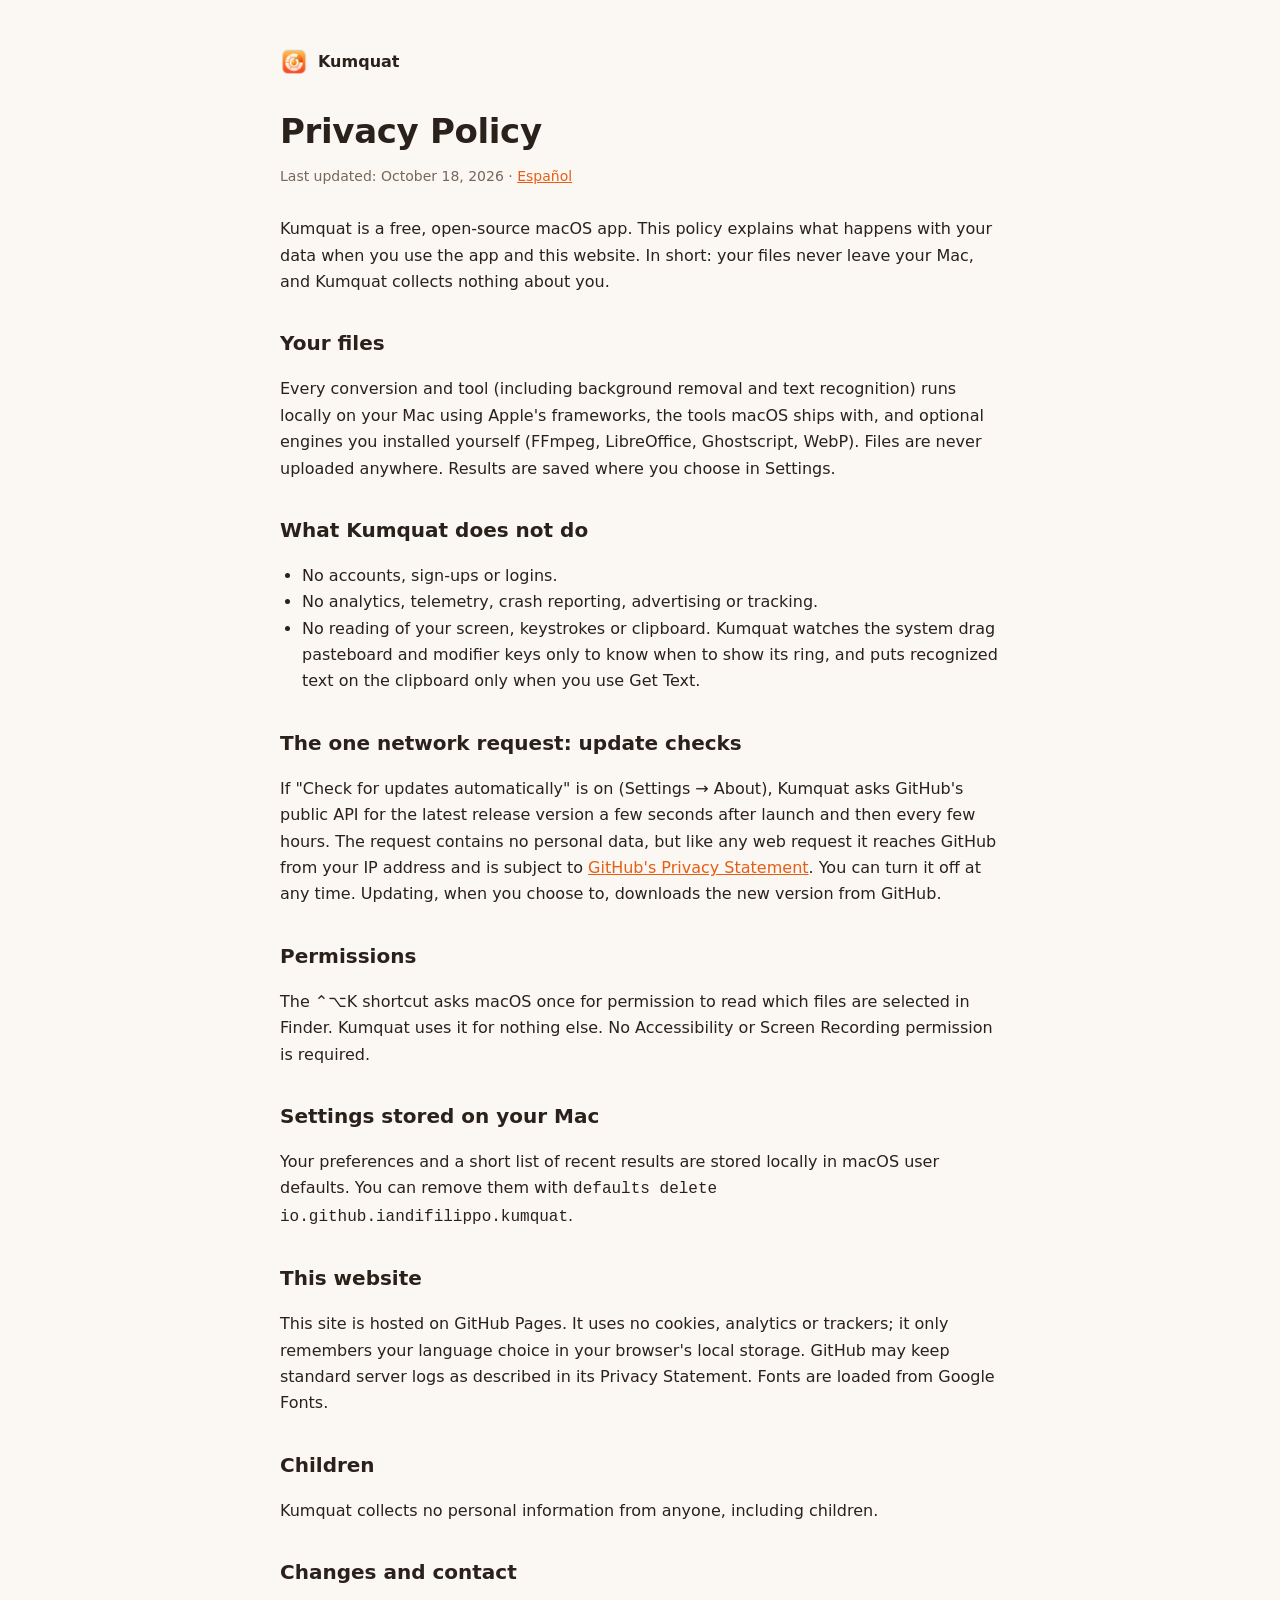
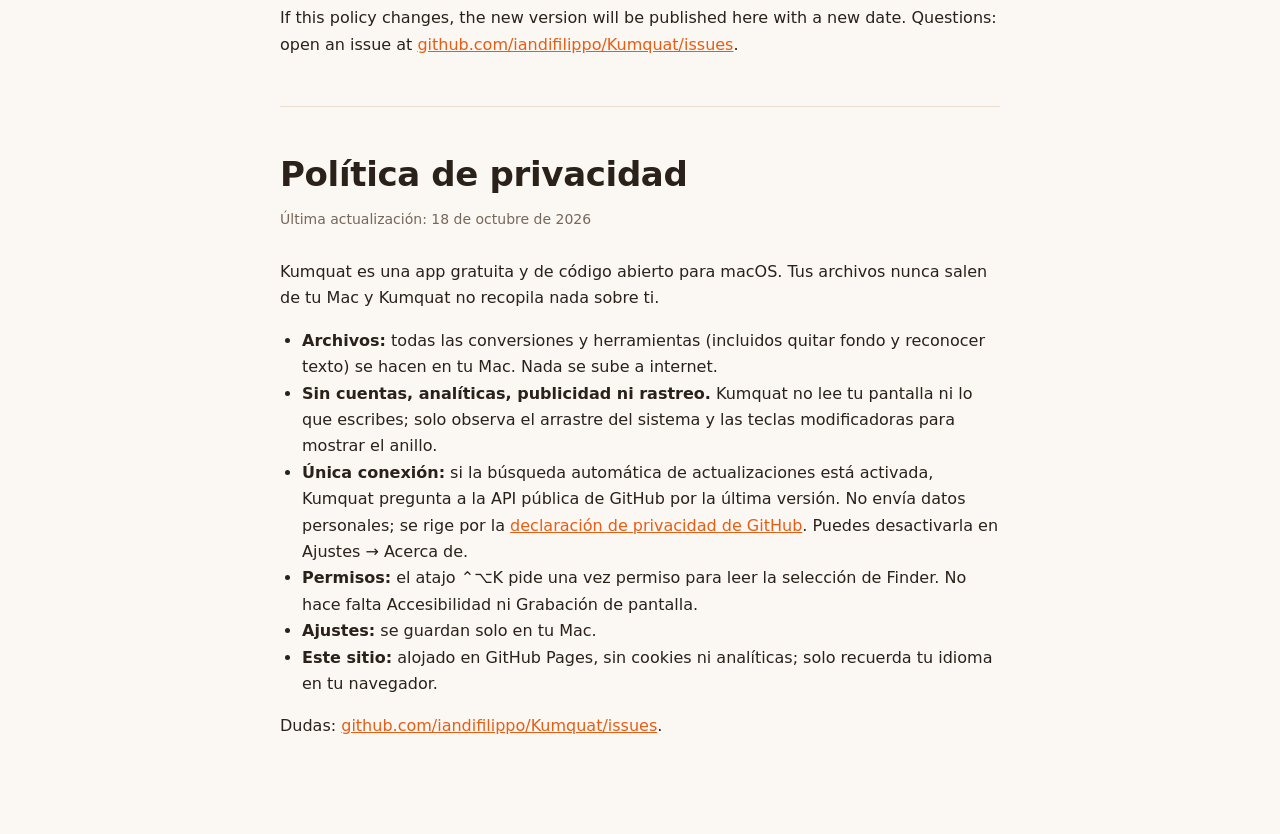
<file: docs/privacy.html>
<!doctype html>
<html lang="en">
<head>
<meta charset="utf-8">
<meta name="viewport" content="width=device-width, initial-scale=1, viewport-fit=cover">
<title>Privacy Policy · Kumquat</title>
<link rel="icon" href="assets/icon.png">
<style>
:root { --bg:#fbf7f2; --ink:#2a211b; --muted:#76675b; --line:#ecdfd2; --accent:#e85d14; color-scheme: light; }
@media (prefers-color-scheme: dark) { :root { --bg:#17120f; --ink:#f4ebe3; --muted:#b3a294; --line:#3a2f28; --accent:#ff8a3d; color-scheme: dark; } }
* { box-sizing: border-box; }
body { margin:0; background:var(--bg); color:var(--ink); font:16px/1.65 -apple-system, "SF Pro Text", Inter, system-ui, sans-serif;
  padding: 48px max(16px, env(safe-area-inset-right)) 80px max(16px, env(safe-area-inset-left)); }
main { max-width: 720px; margin: 0 auto; }
a { color: var(--accent); }
.top { display:flex; align-items:center; gap:10px; text-decoration:none; color:var(--ink); font-weight:700; margin-bottom:36px; }
.top img { width:28px; height:28px; }
h1 { font-size: 34px; line-height:1.15; margin: 0 0 6px; letter-spacing:-0.01em; }
h2 { font-size: 20px; margin: 32px 0 8px; }
.meta { color: var(--muted); font-size: 14px; margin-bottom: 28px; }
hr { border:0; border-top:1px solid var(--line); margin: 48px 0; }
ul { padding-left: 22px; }
</style>
</head>
<body>
<main>
<a class="top" href="./"><img src="assets/icon.png" alt="">Kumquat</a>
<h1>Privacy Policy</h1>
<p class="meta">Last updated: October 18, 2026 · <a href="#es">Español</a></p>
<p>Kumquat is a free, open-source macOS app. This policy explains what happens with your data when you use the app and this website. In short: your files never leave your Mac, and Kumquat collects nothing about you.</p>
<h2>Your files</h2>
<p>Every conversion and tool (including background removal and text recognition) runs locally on your Mac using Apple's frameworks, the tools macOS ships with, and optional engines you installed yourself (FFmpeg, LibreOffice, Ghostscript, WebP). Files are never uploaded anywhere. Results are saved where you choose in Settings.</p>
<h2>What Kumquat does not do</h2>
<ul>
<li>No accounts, sign-ups or logins.</li>
<li>No analytics, telemetry, crash reporting, advertising or tracking.</li>
<li>No reading of your screen, keystrokes or clipboard. Kumquat watches the system drag pasteboard and modifier keys only to know when to show its ring, and puts recognized text on the clipboard only when you use Get Text.</li>
</ul>
<h2>The one network request: update checks</h2>
<p>If "Check for updates automatically" is on (Settings → About), Kumquat asks GitHub's public API for the latest release version a few seconds after launch and then every few hours. The request contains no personal data, but like any web request it reaches GitHub from your IP address and is subject to <a href="https://docs.github.com/en/site-policy/privacy-policies/github-general-privacy-statement">GitHub's Privacy Statement</a>. You can turn it off at any time. Updating, when you choose to, downloads the new version from GitHub.</p>
<h2>Permissions</h2>
<p>The ⌃⌥K shortcut asks macOS once for permission to read which files are selected in Finder. Kumquat uses it for nothing else. No Accessibility or Screen Recording permission is required.</p>
<h2>Settings stored on your Mac</h2>
<p>Your preferences and a short list of recent results are stored locally in macOS user defaults. You can remove them with <code>defaults delete io.github.iandifilippo.kumquat</code>.</p>
<h2>This website</h2>
<p>This site is hosted on GitHub Pages. It uses no cookies, analytics or trackers; it only remembers your language choice in your browser's local storage. GitHub may keep standard server logs as described in its Privacy Statement. Fonts are loaded from Google Fonts.</p>
<h2>Children</h2>
<p>Kumquat collects no personal information from anyone, including children.</p>
<h2>Changes and contact</h2>
<p>If this policy changes, the new version will be published here with a new date. Questions: open an issue at <a href="https://github.com/iandifilippo/Kumquat/issues">github.com/iandifilippo/Kumquat/issues</a>.</p>
<hr>
<h1 id="es">Política de privacidad</h1>
<p class="meta">Última actualización: 18 de octubre de 2026</p>
<p>Kumquat es una app gratuita y de código abierto para macOS. Tus archivos nunca salen de tu Mac y Kumquat no recopila nada sobre ti.</p>
<ul>
<li><b>Archivos:</b> todas las conversiones y herramientas (incluidos quitar fondo y reconocer texto) se hacen en tu Mac. Nada se sube a internet.</li>
<li><b>Sin cuentas, analíticas, publicidad ni rastreo.</b> Kumquat no lee tu pantalla ni lo que escribes; solo observa el arrastre del sistema y las teclas modificadoras para mostrar el anillo.</li>
<li><b>Única conexión:</b> si la búsqueda automática de actualizaciones está activada, Kumquat pregunta a la API pública de GitHub por la última versión. No envía datos personales; se rige por la <a href="https://docs.github.com/es/site-policy/privacy-policies/github-general-privacy-statement">declaración de privacidad de GitHub</a>. Puedes desactivarla en Ajustes → Acerca de.</li>
<li><b>Permisos:</b> el atajo ⌃⌥K pide una vez permiso para leer la selección de Finder. No hace falta Accesibilidad ni Grabación de pantalla.</li>
<li><b>Ajustes:</b> se guardan solo en tu Mac.</li>
<li><b>Este sitio:</b> alojado en GitHub Pages, sin cookies ni analíticas; solo recuerda tu idioma en tu navegador.</li>
</ul>
<p>Dudas: <a href="https://github.com/iandifilippo/Kumquat/issues">github.com/iandifilippo/Kumquat/issues</a>.</p>

</main>
</body>
</html>
</file>
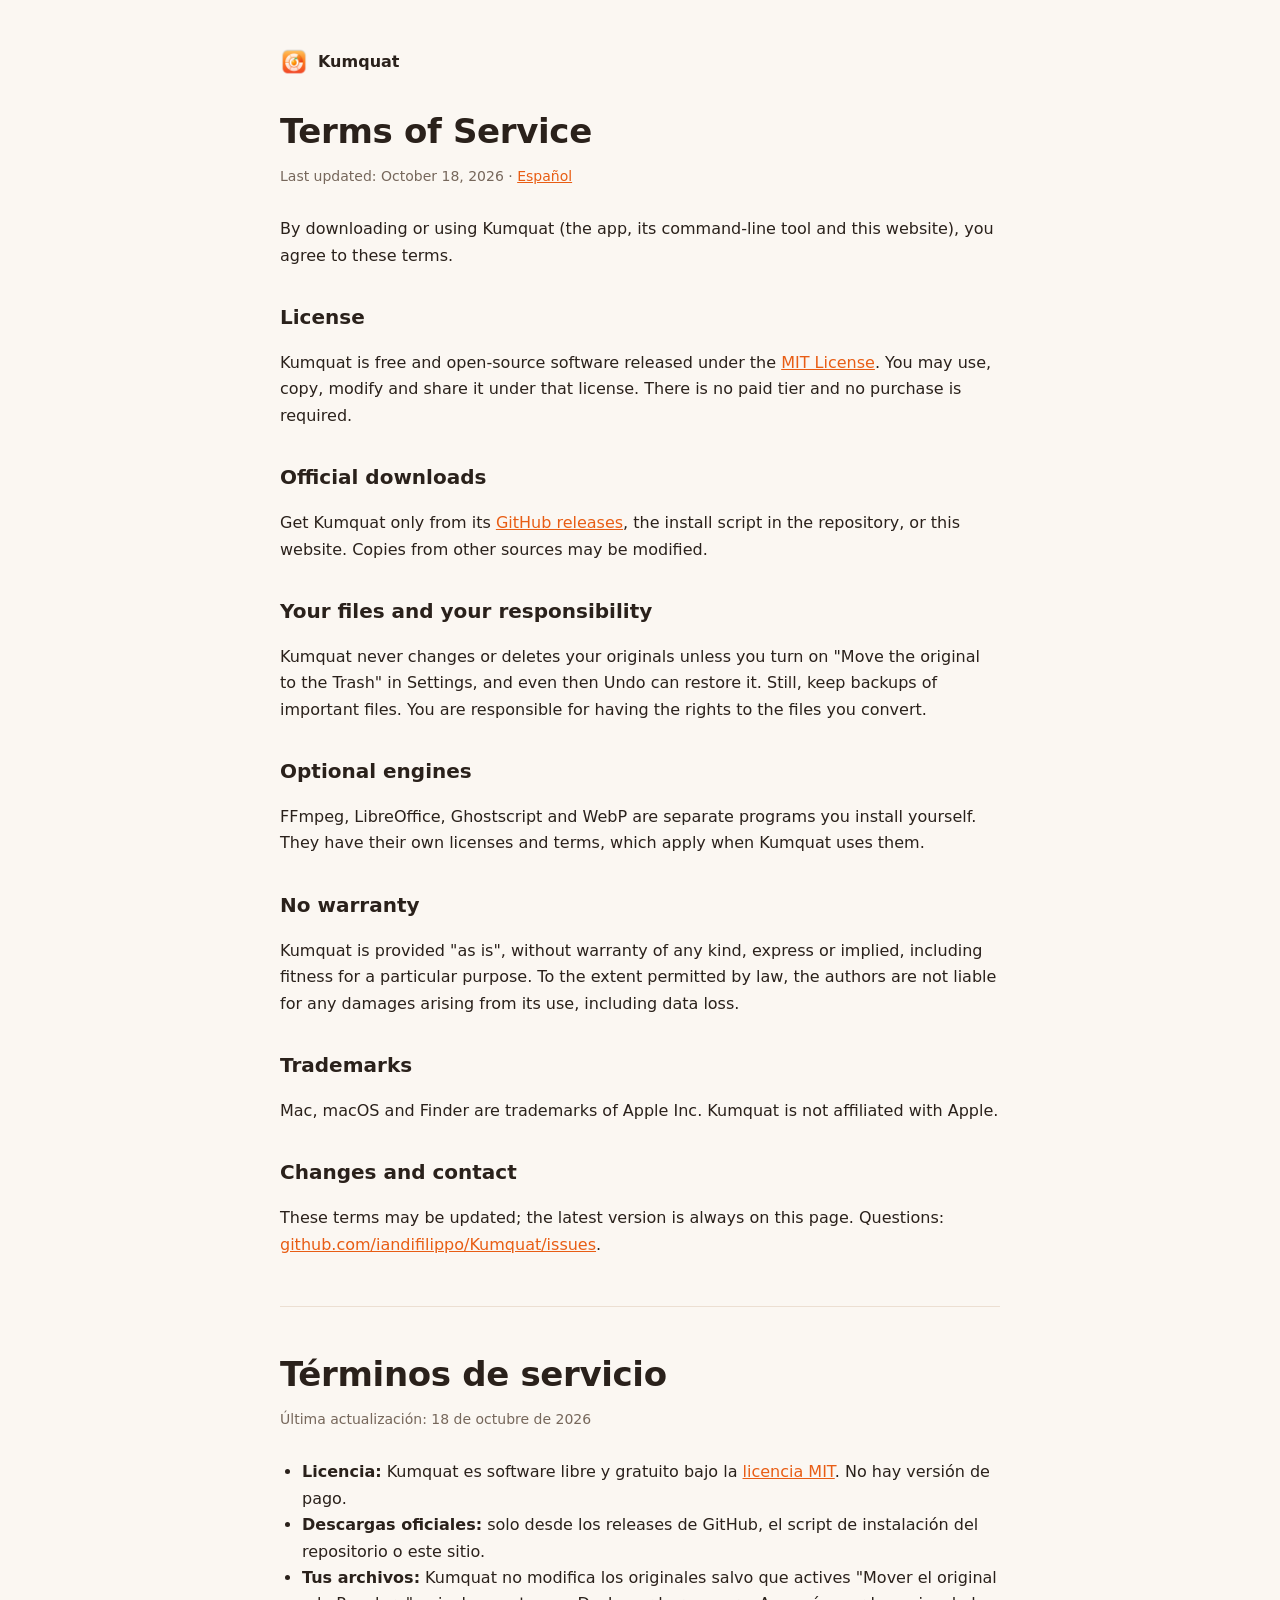
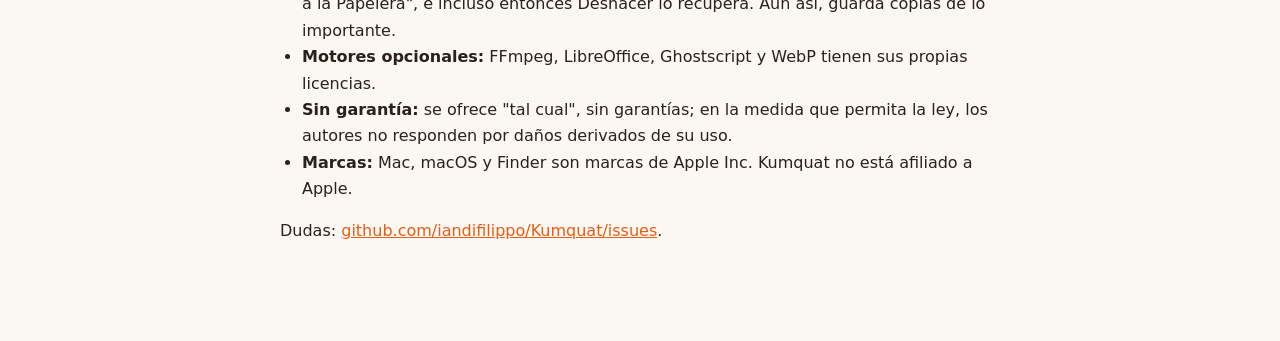
<file: docs/terms.html>
<!doctype html>
<html lang="en">
<head>
<meta charset="utf-8">
<meta name="viewport" content="width=device-width, initial-scale=1, viewport-fit=cover">
<title>Terms of Service · Kumquat</title>
<link rel="icon" href="assets/icon.png">
<style>
:root { --bg:#fbf7f2; --ink:#2a211b; --muted:#76675b; --line:#ecdfd2; --accent:#e85d14; color-scheme: light; }
@media (prefers-color-scheme: dark) { :root { --bg:#17120f; --ink:#f4ebe3; --muted:#b3a294; --line:#3a2f28; --accent:#ff8a3d; color-scheme: dark; } }
* { box-sizing: border-box; }
body { margin:0; background:var(--bg); color:var(--ink); font:16px/1.65 -apple-system, "SF Pro Text", Inter, system-ui, sans-serif;
  padding: 48px max(16px, env(safe-area-inset-right)) 80px max(16px, env(safe-area-inset-left)); }
main { max-width: 720px; margin: 0 auto; }
a { color: var(--accent); }
.top { display:flex; align-items:center; gap:10px; text-decoration:none; color:var(--ink); font-weight:700; margin-bottom:36px; }
.top img { width:28px; height:28px; }
h1 { font-size: 34px; line-height:1.15; margin: 0 0 6px; letter-spacing:-0.01em; }
h2 { font-size: 20px; margin: 32px 0 8px; }
.meta { color: var(--muted); font-size: 14px; margin-bottom: 28px; }
hr { border:0; border-top:1px solid var(--line); margin: 48px 0; }
ul { padding-left: 22px; }
</style>
</head>
<body>
<main>
<a class="top" href="./"><img src="assets/icon.png" alt="">Kumquat</a>
<h1>Terms of Service</h1>
<p class="meta">Last updated: October 18, 2026 · <a href="#es">Español</a></p>
<p>By downloading or using Kumquat (the app, its command-line tool and this website), you agree to these terms.</p>
<h2>License</h2>
<p>Kumquat is free and open-source software released under the <a href="https://github.com/iandifilippo/Kumquat/blob/main/LICENSE">MIT License</a>. You may use, copy, modify and share it under that license. There is no paid tier and no purchase is required.</p>
<h2>Official downloads</h2>
<p>Get Kumquat only from its <a href="https://github.com/iandifilippo/Kumquat/releases">GitHub releases</a>, the install script in the repository, or this website. Copies from other sources may be modified.</p>
<h2>Your files and your responsibility</h2>
<p>Kumquat never changes or deletes your originals unless you turn on "Move the original to the Trash" in Settings, and even then Undo can restore it. Still, keep backups of important files. You are responsible for having the rights to the files you convert.</p>
<h2>Optional engines</h2>
<p>FFmpeg, LibreOffice, Ghostscript and WebP are separate programs you install yourself. They have their own licenses and terms, which apply when Kumquat uses them.</p>
<h2>No warranty</h2>
<p>Kumquat is provided "as is", without warranty of any kind, express or implied, including fitness for a particular purpose. To the extent permitted by law, the authors are not liable for any damages arising from its use, including data loss.</p>
<h2>Trademarks</h2>
<p>Mac, macOS and Finder are trademarks of Apple Inc. Kumquat is not affiliated with Apple.</p>
<h2>Changes and contact</h2>
<p>These terms may be updated; the latest version is always on this page. Questions: <a href="https://github.com/iandifilippo/Kumquat/issues">github.com/iandifilippo/Kumquat/issues</a>.</p>
<hr>
<h1 id="es">Términos de servicio</h1>
<p class="meta">Última actualización: 18 de octubre de 2026</p>
<ul>
<li><b>Licencia:</b> Kumquat es software libre y gratuito bajo la <a href="https://github.com/iandifilippo/Kumquat/blob/main/LICENSE">licencia MIT</a>. No hay versión de pago.</li>
<li><b>Descargas oficiales:</b> solo desde los releases de GitHub, el script de instalación del repositorio o este sitio.</li>
<li><b>Tus archivos:</b> Kumquat no modifica los originales salvo que actives "Mover el original a la Papelera", e incluso entonces Deshacer lo recupera. Aun así, guarda copias de lo importante.</li>
<li><b>Motores opcionales:</b> FFmpeg, LibreOffice, Ghostscript y WebP tienen sus propias licencias.</li>
<li><b>Sin garantía:</b> se ofrece "tal cual", sin garantías; en la medida que permita la ley, los autores no responden por daños derivados de su uso.</li>
<li><b>Marcas:</b> Mac, macOS y Finder son marcas de Apple Inc. Kumquat no está afiliado a Apple.</li>
</ul>
<p>Dudas: <a href="https://github.com/iandifilippo/Kumquat/issues">github.com/iandifilippo/Kumquat/issues</a>.</p>

</main>
</body>
</html>
</file>
<file: docs/site/kumquat.css>
/* Kumquat — site styles */

:root {
  --brand-1: #FFA62B;
  --brand-2: #FF5E1A;
  --pink: #F25F7C;
  --violet: #9C7CF4;
  --grad: linear-gradient(135deg, var(--brand-1) 0%, var(--brand-2) 100%);
  --grad-sunset: linear-gradient(110deg, #FFA62B 0%, #FF5E1A 38%, #F25F7C 70%, #9C7CF4 100%);

  --bg: #FFF8F1;
  --bg-2: #FFFFFF;
  --text: #1C1917;
  --text-2: #4A4542;
  --muted: #7A736E;
  --line: rgba(60, 30, 10, 0.09);
  --line-2: rgba(60, 30, 10, 0.15);
  --card: rgba(255, 255, 255, 0.66);
  --card-hi: rgba(255, 255, 255, 0.9);
  --card-solid: #FFFFFF;
  --chip: rgba(255, 122, 34, 0.1);
  --chip-text: #B4430C;
  --chip-out: rgba(156, 124, 244, 0.13);
  --chip-out-text: #5B3FC4;
  --tool: rgba(60, 30, 10, 0.055);
  --code-bg: rgba(255, 255, 255, 0.78);
  --kbd-bg: linear-gradient(180deg, #FFFFFF, #F1ECE7);
  --kbd-border: rgba(0, 0, 0, 0.14);
  --shadow-sm: 0 1px 2px rgba(80, 40, 10, 0.05), 0 4px 14px -4px rgba(80, 40, 10, 0.08);
  --shadow-md: 0 18px 40px -18px rgba(120, 50, 10, 0.28), 0 4px 12px -4px rgba(80, 30, 10, 0.08);
  --shadow-lg: 0 40px 100px -30px rgba(140, 60, 10, 0.42), 0 14px 34px -14px rgba(80, 30, 10, 0.22);
  --blob-a: #FFC07A;
  --blob-b: #F7A3B4;
  --blob-c: #C9B6FA;
  --blob-o: 0.5;
  --header-bg: rgba(255, 248, 241, 0.72);

  /* demo + ring */
  --wall: linear-gradient(128deg, #FFD7A0 0%, #F7A57E 30%, #EC6E86 62%, #A988EC 100%);
  --ring-glass: rgba(255, 255, 255, 0.36);
  --ring-rim: rgba(255, 255, 255, 0.65);
  --slice: #FFFFFF;
  --slice-o: 0.8;
  --slice-text: #2A2421;
  --slice-ico: #4A403B;
  --hub: #FFFFFF;
  --pill-bg: rgba(255, 255, 255, 0.86);
  --toast-bg: rgba(255, 246, 244, 0.86);
  --mb-text: rgba(40, 18, 12, 0.86);
  --mb-bg: rgba(255, 255, 255, 0.28);

  --radius: 24px;
  --radius-sm: 14px;
  --gutter: 16px;
  --maxw: 1160px;
  --spring: cubic-bezier(0.2, 1.3, 0.3, 1);
  --ease-out: cubic-bezier(0.16, 1, 0.3, 1);
  --font: -apple-system, BlinkMacSystemFont, "SF Pro Display", "SF Pro Text", Inter, "Segoe UI", Roboto, "Helvetica Neue", Arial, sans-serif;
  --mono: ui-monospace, "SF Mono", SFMono-Regular, Menlo, Consolas, monospace;
  color-scheme: light;
}

@media (prefers-color-scheme: dark) {
  :root {
    --bg: #0E0B0A;
    --bg-2: #161210;
    --text: #F6F2EF;
    --text-2: #CEC7C2;
    --muted: #9A928C;
    --line: rgba(255, 255, 255, 0.08);
    --line-2: rgba(255, 255, 255, 0.15);
    --card: rgba(255, 255, 255, 0.045);
    --card-hi: rgba(255, 255, 255, 0.07);
    --card-solid: #1B1613;
    --chip: rgba(255, 140, 60, 0.15);
    --chip-text: #FFB27A;
    --chip-out: rgba(156, 124, 244, 0.19);
    --chip-out-text: #CDBDFF;
    --tool: rgba(255, 255, 255, 0.07);
    --code-bg: rgba(255, 255, 255, 0.05);
    --kbd-bg: linear-gradient(180deg, #3A3431, #292421);
    --kbd-border: rgba(255, 255, 255, 0.16);
    --shadow-sm: 0 1px 2px rgba(0, 0, 0, 0.4), 0 4px 14px -4px rgba(0, 0, 0, 0.35);
    --shadow-md: 0 18px 40px -18px rgba(0, 0, 0, 0.7), 0 4px 12px -4px rgba(0, 0, 0, 0.4);
    --shadow-lg: 0 40px 100px -30px rgba(0, 0, 0, 0.85), 0 14px 40px -16px rgba(255, 94, 26, 0.16);
    --blob-a: #7A3510;
    --blob-b: #6E2034;
    --blob-c: #3B2A78;
    --blob-o: 0.55;
    --header-bg: rgba(14, 11, 10, 0.7);

    --wall: linear-gradient(128deg, #6B3517 0%, #7A2B33 45%, #5A2850 70%, #33296B 100%);
    --ring-glass: rgba(40, 30, 28, 0.42);
    --ring-rim: rgba(255, 255, 255, 0.16);
    --slice: #2B2421;
    --slice-o: 0.86;
    --slice-text: #F4EEEA;
    --slice-ico: #E2D8D2;
    --hub: #1F1917;
    --pill-bg: rgba(36, 29, 27, 0.88);
    --toast-bg: rgba(38, 30, 30, 0.86);
    --mb-text: rgba(255, 255, 255, 0.92);
    --mb-bg: rgba(20, 10, 10, 0.28);
    color-scheme: dark;
  }
}

*, *::before, *::after { box-sizing: border-box; }
html { -webkit-text-size-adjust: 100%; scroll-behavior: smooth; scroll-padding-top: 84px; }
body {
  margin: 0;
  background: var(--bg);
  color: var(--text);
  font-family: var(--font);
  font-size: 17px;
  line-height: 1.55;
  -webkit-font-smoothing: antialiased;
  -moz-osx-font-smoothing: grayscale;
  overflow-x: hidden;
  text-rendering: optimizeLegibility;
}
img { max-width: 100%; height: auto; display: block; }
a { color: var(--brand-2); text-decoration: none; }
a:hover { text-decoration: underline; }
:focus-visible { outline: 3px solid rgba(255, 94, 26, 0.55); outline-offset: 3px; border-radius: 8px; }
.skip { position: absolute; left: -9999px; top: 10px; z-index: 100; padding: 10px 16px; border-radius: 12px; background: var(--text); color: var(--bg); }
.skip:focus { left: 12px; }

/* Ambient backdrop: drifting blurred blobs + film grain */
.backdrop { position: fixed; inset: 0; z-index: -1; overflow: hidden; pointer-events: none; }
.backdrop i { position: absolute; width: 48vmax; height: 48vmax; border-radius: 50%; filter: blur(90px); opacity: var(--blob-o); animation: drift 28s ease-in-out infinite alternate; will-change: transform; }
.backdrop i:nth-child(1) { background: var(--blob-a); left: -14vmax; top: -18vmax; }
.backdrop i:nth-child(2) { background: var(--blob-b); right: -18vmax; top: 18vh; animation-duration: 34s; animation-delay: -9s; }
.backdrop i:nth-child(3) { background: var(--blob-c); left: 22vw; bottom: -30vmax; opacity: calc(var(--blob-o) * 0.8); animation-duration: 40s; animation-delay: -4s; }
.backdrop::after {
  content: ""; position: absolute; inset: 0; opacity: 0.05; mix-blend-mode: overlay;
  background-image: url("data:image/svg+xml,%3Csvg xmlns='http://www.w3.org/2000/svg' width='160' height='160'%3E%3Cfilter id='n'%3E%3CfeTurbulence type='fractalNoise' baseFrequency='.85' numOctaves='3' stitchTiles='stitch'/%3E%3C/filter%3E%3Crect width='100%25' height='100%25' filter='url(%23n)'/%3E%3C/svg%3E");
}
@keyframes drift {
  0% { transform: translate3d(0, 0, 0) scale(1); }
  50% { transform: translate3d(6vw, 5vh, 0) scale(1.08); }
  100% { transform: translate3d(-5vw, 9vh, 0) scale(0.95); }
}

.wrap { width: 100%; max-width: var(--maxw); margin: 0 auto; padding: 0 var(--gutter); }
@media (min-width: 720px) { :root { --gutter: 32px; } }

h1, h2, h3 { letter-spacing: -0.025em; line-height: 1.08; margin: 0; }
h2 { font-size: clamp(32px, 5.4vw, 56px); font-weight: 800; letter-spacing: -0.035em; }
h3 { font-size: 19px; font-weight: 680; letter-spacing: -0.012em; }
p { margin: 0; }
.lead { font-size: clamp(17px, 2vw, 20px); color: var(--text-2); max-width: 680px; line-height: 1.5; }
.eyebrow {
  display: inline-block; margin-bottom: 14px;
  font-size: 13px; font-weight: 700; letter-spacing: 0.09em; text-transform: uppercase;
  background: var(--grad); -webkit-background-clip: text; background-clip: text; color: transparent;
}
.grad-text { background: var(--grad-sunset); -webkit-background-clip: text; background-clip: text; color: transparent; -webkit-box-decoration-break: clone; box-decoration-break: clone; padding-bottom: 0.06em; }

kbd {
  display: inline-flex; align-items: center; justify-content: center;
  min-width: 1.7em; height: 1.55em; padding: 0 0.4em;
  font-family: var(--font); font-size: 0.85em; font-weight: 650; line-height: 1;
  color: var(--text); background: var(--kbd-bg);
  border: 1px solid var(--kbd-border); border-bottom-width: 2px; border-radius: 7px;
  box-shadow: 0 1px 0 rgba(0, 0, 0, 0.06); vertical-align: 0.08em;
}
code { font-family: var(--mono); font-size: 0.9em; }

/* ---------- Header ---------- */
.site-header {
  position: sticky; top: 0; z-index: 50;
  border-bottom: 1px solid transparent;
  transition: background-color .3s ease, border-color .3s ease, -webkit-backdrop-filter .3s, backdrop-filter .3s;
}
.site-header.scrolled {
  background: var(--header-bg); border-bottom-color: var(--line);
  -webkit-backdrop-filter: saturate(180%) blur(20px); backdrop-filter: saturate(180%) blur(20px);
}
.nav { display: flex; align-items: center; gap: 12px; height: 64px; }
.brand { display: flex; align-items: center; gap: 10px; color: var(--text); font-weight: 750; font-size: 19px; letter-spacing: -0.02em; }
.brand:hover { text-decoration: none; }
.brand img { width: 32px; height: 32px; border-radius: 8px; transition: transform .6s var(--spring); }
.brand:hover img { transform: rotate(-12deg) scale(1.06); }
.nav-links { display: none; gap: 26px; margin-left: 18px; }
.nav-links a { color: var(--text-2); font-size: 14.5px; font-weight: 550; transition: color .2s; }
.nav-links a:hover { color: var(--text); text-decoration: none; }
@media (min-width: 940px) { .nav-links { display: flex; } }
.nav-right { margin-left: auto; display: flex; align-items: center; gap: 8px; }
.lang { display: inline-flex; padding: 3px; border-radius: 999px; background: var(--tool); border: 1px solid var(--line); }
.lang button {
  appearance: none; border: 0; background: transparent; color: var(--muted);
  font: 650 12.5px/1 var(--font); letter-spacing: 0.04em;
  padding: 7px 10px; border-radius: 999px; cursor: pointer; transition: color .2s, background-color .2s;
}
.lang button[aria-pressed="true"] { background: var(--card-solid); color: var(--text); box-shadow: var(--shadow-sm); }
.icon-btn { display: none; width: 36px; height: 36px; border-radius: 50%; place-items: center; color: var(--text-2); transition: color .2s, background-color .2s; }
.icon-btn:hover { color: var(--text); background: var(--tool); }
.icon-btn svg { width: 19px; height: 19px; }
@media (min-width: 560px) { .icon-btn { display: grid; } }
.nav-dl { display: none; }
@media (min-width: 340px) { .nav-dl { display: inline-flex; } }

/* ---------- Buttons ---------- */
.btn {
  position: relative; overflow: hidden;
  display: inline-flex; align-items: center; justify-content: center; gap: 9px;
  height: 48px; padding: 0 22px; border-radius: 999px;
  font: 650 15.5px/1 var(--font); letter-spacing: -0.005em;
  border: 1px solid transparent; cursor: pointer; white-space: nowrap;
  transition: transform .35s var(--spring), box-shadow .3s ease, background-color .3s ease, border-color .3s ease;
}
.btn:hover { text-decoration: none; transform: translateY(-2px); }
.btn:active { transform: scale(0.97); }
.btn svg { width: 19px; height: 19px; flex: none; }
.btn-lg { height: 54px; padding: 0 28px; font-size: 16.5px; }
.btn-sm { height: 36px; padding: 0 16px; font-size: 14px; }
.btn-primary {
  background: var(--grad); color: #fff;
  box-shadow: 0 12px 30px -10px rgba(255, 94, 26, 0.7), inset 0 1px 0 rgba(255, 255, 255, 0.35), inset 0 -1px 0 rgba(150, 40, 0, 0.2);
}
.btn-primary::after {
  content: ""; position: absolute; inset: 0; transform: translateX(-130%);
  background: linear-gradient(110deg, transparent 30%, rgba(255, 255, 255, 0.45) 50%, transparent 70%);
  transition: transform .9s var(--ease-out);
}
.btn-primary:hover { box-shadow: 0 18px 40px -12px rgba(255, 94, 26, 0.8), inset 0 1px 0 rgba(255, 255, 255, 0.35); }
.btn-primary:hover::after { transform: translateX(130%); }
.btn-ghost {
  background: var(--card); color: var(--text); border-color: var(--line-2);
  -webkit-backdrop-filter: blur(12px); backdrop-filter: blur(12px);
}
.btn-ghost:hover { border-color: rgba(255, 94, 26, 0.45); }

/* ---------- Hero ---------- */
.hero { padding: 40px 0 0; text-align: center; }
@media (min-width: 720px) { .hero { padding-top: 72px; } }
.hero-pill {
  display: inline-flex; align-items: center; gap: 8px; max-width: 100%;
  padding: 6px 12px 6px 6px; border-radius: 999px;
  background: var(--card); border: 1px solid var(--line-2); color: var(--text-2);
  font-size: 13.5px; font-weight: 600; box-shadow: var(--shadow-sm);
  -webkit-backdrop-filter: blur(12px); backdrop-filter: blur(12px);
  transition: border-color .2s, transform .35s var(--spring);
}
.hero-pill:hover { text-decoration: none; border-color: rgba(255, 94, 26, 0.45); transform: translateY(-1px); }
.hero-pill img { width: 22px; height: 22px; border-radius: 6px; }
.hero-pill svg { width: 14px; height: 14px; color: var(--muted); }
.hero-title {
  margin-top: 22px;
  font-size: clamp(50px, 12.5vw, 124px); font-weight: 800; letter-spacing: -0.05em; line-height: 0.98;
}
.hero-title .w { display: inline-block; }
.js .hero-title .w { opacity: 0; transform: translateY(0.35em); filter: blur(10px); animation: word-in 1s var(--ease-out) forwards; }
.js .hero-title .w:nth-child(2) { animation-delay: .12s; }
.js .hero-title .w:nth-child(3) { animation-delay: .24s; }
@keyframes word-in { to { opacity: 1; transform: none; filter: none; } }
.hero-title .shift {
  display: inline-flex; align-items: center; justify-content: center;
  width: 1.04em; height: 0.96em; margin: 0 0.03em; border-radius: 0.2em;
  font-size: 0.8em; vertical-align: 0.05em; font-weight: 700;
  background: var(--kbd-bg); border: 1px solid var(--kbd-border); border-bottom-width: 0.07em;
  color: var(--brand-2); -webkit-text-fill-color: var(--brand-2);
  box-shadow: 0 14px 30px -14px rgba(255, 94, 26, 0.75), inset 0 1px 0 rgba(255, 255, 255, 0.5);
  animation: keytap 3.2s ease-in-out 1.4s infinite;
}
@keyframes keytap {
  0%, 82%, 100% { transform: translateY(0); border-bottom-width: 0.07em; }
  88% { transform: translateY(0.05em); border-bottom-width: 0.02em; }
}
.hero-lead { margin: 22px auto 0; }
.cta-row { display: flex; flex-wrap: wrap; justify-content: center; gap: 12px; margin-top: 30px; }
.meta-row { margin-top: 16px; font-size: 14px; color: var(--muted); }
.meta-row span + span::before { content: "·"; margin: 0 9px; opacity: .7; }

.install { max-width: 700px; margin: 26px auto 0; text-align: left; }
.install-label { font-size: 14px; color: var(--muted); margin: 0 0 8px 4px; }
.codebox {
  display: flex; align-items: center; gap: 8px;
  background: var(--code-bg); border: 1px solid var(--line-2); border-radius: 16px;
  padding: 6px 6px 6px 16px; box-shadow: var(--shadow-sm);
  -webkit-backdrop-filter: blur(12px); backdrop-filter: blur(12px);
}
.codebox code {
  flex: 1; min-width: 0; overflow-x: auto; white-space: nowrap;
  font-size: 13.5px; padding: 10px 0; color: var(--text); scrollbar-width: none;
  -webkit-mask-image: linear-gradient(90deg, #000 88%, transparent); mask-image: linear-gradient(90deg, #000 88%, transparent);
}
.codebox code::-webkit-scrollbar { display: none; }
.codebox code .prompt { color: var(--brand-2); user-select: none; margin-right: 8px; }
.copy {
  flex: none; appearance: none; border: 1px solid var(--line-2); cursor: pointer;
  background: var(--card-solid); color: var(--text);
  font: 650 13px/1 var(--font); height: 38px; padding: 0 14px; border-radius: 11px;
  display: inline-flex; align-items: center; gap: 6px; transition: transform .3s var(--spring), background-color .2s;
}
.copy:active { transform: scale(0.95); }
.copy svg { width: 15px; height: 15px; }
.copy.done { color: #fff; background: var(--grad); border-color: transparent; }

/* ---------- Demo stage ---------- */
.demo-wrap { position: relative; margin-top: 56px; perspective: 1600px; }
@media (min-width: 720px) { .demo-wrap { margin-top: 72px; } }
.demo-glow {
  position: absolute; left: 8%; right: 8%; top: 12%; bottom: 0; z-index: -1;
  background: var(--grad-sunset); filter: blur(70px); opacity: .38; border-radius: 50%;
}
.demo-tilt {
  transform: rotateX(var(--tilt, 0deg)) scale(var(--tscale, 1));
  transform-origin: 50% 0; will-change: transform;
  border-radius: 22px; padding: 6px;
  background: linear-gradient(180deg, rgba(255,255,255,.55), rgba(255,255,255,.18));
  border: 1px solid var(--line-2);
  box-shadow: var(--shadow-lg);
  -webkit-backdrop-filter: blur(14px); backdrop-filter: blur(14px);
}
@media (prefers-color-scheme: dark) { .demo-tilt { background: linear-gradient(180deg, rgba(255,255,255,.12), rgba(255,255,255,.03)); } }
@media (min-width: 720px) { .demo-tilt { border-radius: 28px; padding: 8px; } }
.demo {
  position: relative; overflow: hidden; isolation: isolate;
  border-radius: 16px; aspect-ratio: 4 / 5; min-height: 440px; max-height: 620px;
  text-align: left; user-select: none; -webkit-user-select: none; touch-action: pan-y;
  font-family: var(--font); color: #fff;
}
@media (min-width: 600px) { .demo { aspect-ratio: 16 / 10; min-height: 0; max-height: none; } }
@media (min-width: 720px) { .demo { border-radius: 20px; } }
.demo-wall { position: absolute; inset: 0; z-index: -1; background: var(--wall); }
.demo-wall::after {
  content: ""; position: absolute; inset: 0;
  background: radial-gradient(60% 60% at 20% 15%, rgba(255,255,255,.35), transparent 70%), radial-gradient(50% 50% at 85% 90%, rgba(80, 50, 200, .25), transparent 70%);
}
.demo-menubar {
  position: absolute; left: 0; right: 0; top: 0; height: 28px; z-index: 5;
  display: flex; align-items: center; gap: 16px; padding: 0 14px;
  font-size: 13px; font-weight: 500; color: var(--mb-text);
  background: var(--mb-bg);
  -webkit-backdrop-filter: blur(20px) saturate(1.6); backdrop-filter: blur(20px) saturate(1.6);
}
.demo-menubar b { font-weight: 700; }
.mb-x { display: none; }
@media (min-width: 700px) { .mb-x { display: inline; } }
.mb-right { margin-left: auto; display: flex; align-items: center; gap: 12px; font-variant-numeric: tabular-nums; }
.mb-kq { width: 16px; height: 16px; border-radius: 4px; }

.demo-files { position: absolute; right: 10px; top: 40px; z-index: 2; display: flex; flex-direction: column; gap: 4px; }
@media (min-width: 600px) { .demo-files { top: 148px; } }
@media (min-width: 720px) { .demo-files { right: 18px; top: 150px; gap: 6px; } }
.frow { display: flex; justify-content: flex-end; gap: 6px; }
.dfile {
  width: 86px; padding: 6px 2px 4px; border-radius: 10px; display: flex; flex-direction: column; align-items: center; gap: 4px;
  cursor: grab; touch-action: none; outline: none; position: relative;
  transition: opacity .25s ease, transform .4s var(--spring);
}
.dfile:focus-visible { box-shadow: 0 0 0 3px rgba(255,255,255,.75); }
.dfile svg { width: 46px; height: 58px; filter: drop-shadow(0 4px 8px rgba(60, 20, 30, 0.25)); pointer-events: none; }
.dfile .fname {
  font-size: 11.5px; font-weight: 600; line-height: 1.2; padding: 2px 6px; border-radius: 5px; max-width: 100%;
  white-space: nowrap; overflow: hidden; text-overflow: ellipsis;
  text-shadow: 0 1px 3px rgba(0,0,0,.35);
}
.dfile.sel svg { opacity: .8; }
.dfile.sel .fname { background: #2F6BF2; text-shadow: none; }
.dfile.lifted { opacity: .45; }
.dfile.gen { animation: pop-in .6s var(--spring) both; }
.dfile.gen.out { animation: none; opacity: 0; transform: scale(.6); }
.dfile.bounce { animation: bounce .7s var(--spring); }
@keyframes pop-in { from { opacity: 0; transform: scale(.4); } to { opacity: 1; transform: none; } }
@keyframes bounce { 0%, 100% { transform: none; } 35% { transform: translateY(-10px) scale(1.06); } }

.demo-ghost {
  position: absolute; left: 0; top: 0; z-index: 6; width: 46px; height: 58px; pointer-events: none;
  opacity: 0; transform: translate(-100px, -100px);
}
.demo-ghost svg { width: 46px; height: 58px; opacity: .78; filter: drop-shadow(0 10px 14px rgba(60, 20, 30, 0.35)); }
.demo-ghost .plus {
  position: absolute; right: -8px; bottom: -6px; width: 20px; height: 20px; border-radius: 50%;
  background: #34C759; color: #fff; display: grid; place-items: center; font: 800 15px/1 var(--font);
  box-shadow: 0 2px 6px rgba(0,0,0,.25);
}
.demo-ghost.on { opacity: 1; }
.demo-ghost.fly { transition: transform .45s var(--ease-out), opacity .45s ease; }

.demo-cursor { position: absolute; left: 0; top: 0; z-index: 8; pointer-events: none; opacity: 0; transition: opacity .3s; filter: drop-shadow(0 2px 3px rgba(0,0,0,.3)); }
.demo-cursor.on { opacity: 1; }
.demo-cursor svg { display: block; transform: translate(-5px, -3px); }

.demo-hint {
  position: absolute; left: 50%; bottom: 12px; transform: translateX(-50%); z-index: 7;
  display: inline-flex; align-items: center; gap: 9px; max-width: calc(100% - 24px);
  padding: 6px 12px 6px 6px; border-radius: 999px;
  background: rgba(30, 16, 20, 0.32); border: 1px solid rgba(255,255,255,.25);
  -webkit-backdrop-filter: blur(16px); backdrop-filter: blur(16px);
  font-size: 13px; font-weight: 600; color: #fff; white-space: nowrap;
}
#demo-hint-text { overflow: hidden; text-overflow: ellipsis; }
@media (min-width: 720px) { .demo-hint { left: 18px; bottom: 16px; transform: none; } }
.demo-key {
  flex: none; color: #FF5E1A; font-size: 15px; height: 26px; min-width: 30px; border-radius: 8px;
  background: linear-gradient(180deg, #fff, #EFE9E4); border-color: rgba(0,0,0,.18);
  transition: transform .12s ease, border-bottom-width .12s ease, box-shadow .2s;
}
.demo-key.press { transform: translateY(2px); border-bottom-width: 1px; box-shadow: 0 0 0 6px rgba(255, 166, 43, .45); }
.demo-key.pulse { animation: keypulse 1.4s ease-in-out infinite; }
@keyframes keypulse { 0%, 100% { box-shadow: 0 0 0 0 rgba(255, 166, 43, .7); } 50% { box-shadow: 0 0 0 8px rgba(255, 166, 43, 0); } }

.demo-ring { position: absolute; left: 50%; top: 50%; z-index: 4; pointer-events: none; }
.demo-ring .kring { position: absolute; left: 0; top: 0; transform: translate(-50%, -50%) scale(.55); opacity: 0; transition: transform .5s var(--spring), opacity .22s ease; }
.demo-ring .kring.open { transform: translate(-50%, -50%) scale(1); opacity: 1; }
.demo-ring .kring.closing { transform: translate(-50%, -50%) scale(.9); opacity: 0; transition: transform .3s ease, opacity .3s ease; }

.demo-toast {
  position: absolute; z-index: 7; left: 10px; right: 10px; bottom: 58px;
  display: grid; grid-template-columns: 40px 1fr; gap: 12px; align-items: start;
  padding: 12px 14px; border-radius: 18px; color: var(--text);
  background: var(--toast-bg); border: 1px solid rgba(255,255,255,.45);
  -webkit-backdrop-filter: blur(24px) saturate(1.8); backdrop-filter: blur(24px) saturate(1.8);
  box-shadow: 0 20px 40px -16px rgba(60, 10, 30, 0.45);
  opacity: 0; transform: translateY(16px) scale(.97); pointer-events: none;
  transition: opacity .3s ease, transform .5s var(--spring);
}
@media (min-width: 600px) { .demo-toast { left: auto; right: 14px; top: 40px; bottom: auto; width: 340px; transform: translateX(30px); } }
@media (prefers-color-scheme: dark) { .demo-toast { border-color: rgba(255,255,255,.12); } }
.demo-toast.on { opacity: 1; transform: none; pointer-events: auto; }
.demo-toast .t-ico { position: relative; }
.demo-toast .t-ico svg { width: 34px; height: 42px; }
.demo-toast .t-ico .ok {
  position: absolute; right: -2px; bottom: -2px; width: 17px; height: 17px; border-radius: 50%;
  background: var(--grad); display: grid; place-items: center; box-shadow: 0 0 0 2px var(--bg-2);
}
.demo-toast .t-ico .ok svg { width: 10px; height: 10px; }
.demo-toast b { display: block; font-size: 14px; font-weight: 700; white-space: nowrap; overflow: hidden; text-overflow: ellipsis; }
.demo-toast .t-sub { font-size: 12.5px; color: var(--muted); margin-top: 1px; white-space: nowrap; overflow: hidden; text-overflow: ellipsis; }
.demo-toast .t-btns { display: flex; gap: 6px; margin-top: 8px; flex-wrap: wrap; }
.demo-toast button {
  appearance: none; border: 0; cursor: pointer; font: 650 12px/1 var(--font);
  padding: 6px 10px; border-radius: 999px; background: var(--tool); color: var(--text);
}
.demo-toast button.primary { background: var(--grad); color: #fff; }
.demo-caption { margin: 18px auto 0; max-width: 620px; font-size: 14px; color: var(--muted); text-align: center; }

/* ---------- The ring (shared by the demo and the explorer) ---------- */
.kring { width: var(--d, 300px); height: var(--d, 300px); position: relative; }
.kring-disc {
  position: absolute; inset: 0; border-radius: 50%;
  background: var(--ring-glass);
  -webkit-backdrop-filter: blur(22px) saturate(1.7); backdrop-filter: blur(22px) saturate(1.7);
  box-shadow: inset 0 0 0 1px var(--ring-rim), inset 0 2px 0 rgba(255,255,255,.35), 0 34px 70px -24px rgba(90, 20, 20, .55), 0 6px 18px -8px rgba(90, 20, 20, .3);
}
.kring > svg { position: absolute; inset: 0; width: 100%; height: 100%; overflow: visible; }
.kr-slices { transition: transform .3s var(--spring), opacity .18s ease; transform-origin: 0 0; }
.kr-slices.flip { transform: rotate(-24deg) scale(.86); opacity: 0; }
.kr-s { transition: transform .35s var(--spring); }
.kr-s path { fill: var(--slice); stroke: var(--slice); opacity: var(--slice-o); stroke-width: 10; stroke-linejoin: round; transition: opacity .2s; }
.kr-s .kr-ico { color: var(--slice-ico); }
.kr-s text { fill: var(--slice-text); font: 750 10.5px var(--font); letter-spacing: .05em; text-transform: uppercase; }
.kr-s.on path { opacity: 1; }
.kr-s.on .kr-ico { color: #fff; }
.kr-s.on text { fill: #fff; }
.kr-hub-bg { fill: var(--hub); }
.kr-hub-ring { fill: none; stroke: transparent; stroke-width: 3; transition: stroke .2s; }
.kring.has-hl .kr-hub-ring { stroke: #FF8A2B; }
.kr-hub-c { color: #FF6B1F; transition: opacity .2s, transform .3s var(--spring); }
.kr-hub-t { fill: var(--slice-text); font: 700 13px var(--font); letter-spacing: -.01em; }
.kr-prog { fill: none; stroke: #FF6B1F; stroke-width: 4; stroke-linecap: round; opacity: 0; }
.kring.busy .kr-prog { opacity: 1; }
.kring.busy .kr-hub-c { opacity: .35; }
.kr-done { opacity: 0; transform: scale(.5); transition: opacity .2s, transform .45s var(--spring); }
.kring.done .kr-done { opacity: 1; transform: none; }
.kr-done path { stroke-dasharray: 60; stroke-dashoffset: 60; transition: stroke-dashoffset .4s ease .1s; }
.kring.done .kr-done path { stroke-dashoffset: 0; }
.kring-pill {
  position: absolute; left: 50%; top: calc(100% + 10px); transform: translateX(-50%);
  display: inline-flex; align-items: center; gap: 8px; padding: 5px 12px 5px 5px; border-radius: 999px;
  background: var(--pill-bg); color: var(--muted); border: 1px solid rgba(255,255,255,.4);
  -webkit-backdrop-filter: blur(16px); backdrop-filter: blur(16px);
  box-shadow: 0 8px 20px -10px rgba(80, 20, 20, .45);
  font: 600 13px/1 var(--font); white-space: nowrap; pointer-events: auto; cursor: pointer;
}
@media (prefers-color-scheme: dark) { .kring-pill { border-color: rgba(255,255,255,.1); } }
.kring-pill .kk {
  display: grid; place-items: center; width: 26px; height: 22px; border-radius: 6px;
  border: 1px solid var(--kbd-border); border-bottom-width: 2px; background: var(--kbd-bg); color: var(--text);
  font-size: 12px; transition: transform .12s;
}
.kring-pill.press .kk { transform: translateY(1px); border-bottom-width: 1px; }
.kring-pill .on { color: #FF6B1F; font-weight: 750; }
.kring.shake .kring-pill { animation: shake .4s ease; }
@keyframes shake { 25% { transform: translateX(calc(-50% - 4px)); } 75% { transform: translateX(calc(-50% + 4px)); } }

/* ---------- Sections ---------- */
section { padding: 80px 0; position: relative; }
@media (min-width: 720px) { section { padding: 120px 0; } }
.section-head { max-width: 780px; margin-bottom: 48px; }
.section-head.center { margin-left: auto; margin-right: auto; text-align: center; }
.section-head.center .lead { margin-left: auto; margin-right: auto; }
.section-head h2 + .lead { margin-top: 18px; }

.card {
  background: var(--card); border: 1px solid var(--line); border-radius: var(--radius);
  box-shadow: var(--shadow-sm), inset 0 1px 0 var(--card-hi);
  -webkit-backdrop-filter: blur(14px) saturate(1.3); backdrop-filter: blur(14px) saturate(1.3);
}

/* Stats */
.stats-sec { padding: 64px 0 0; }
@media (min-width: 720px) { .stats-sec { padding-top: 96px; } }
.stats { display: grid; grid-template-columns: repeat(2, minmax(0, 1fr)); gap: 12px; }
@media (min-width: 820px) { .stats { grid-template-columns: repeat(4, minmax(0, 1fr)); } }
.stat { padding: 20px 18px; border-radius: 20px; border: 1px solid var(--line); background: var(--card); }
.stat b {
  display: block; font-size: clamp(34px, 5vw, 48px); font-weight: 800; letter-spacing: -0.04em; line-height: 1;
  background: var(--grad-sunset); -webkit-background-clip: text; background-clip: text; color: transparent;
}
.stat span { display: block; margin-top: 8px; font-size: 14.5px; color: var(--text-2); line-height: 1.35; }

/* Old way vs Kumquat */
.versus { display: grid; gap: 16px; }
@media (min-width: 900px) { .versus { grid-template-columns: 0.9fr 1.1fr; gap: 20px; align-items: stretch; } }
.vs { padding: 24px; position: relative; overflow: hidden; }
@media (min-width: 720px) { .vs { padding: 32px; } }
.vs-head { display: flex; align-items: center; justify-content: space-between; gap: 12px; flex-wrap: wrap; margin-bottom: 22px; }
.vs-tag { font-size: 13px; font-weight: 700; letter-spacing: .06em; text-transform: uppercase; color: var(--muted); }
.vs-tag-new { background: var(--grad); -webkit-background-clip: text; background-clip: text; color: transparent; }
.vs-count { font-size: 13px; font-weight: 650; padding: 5px 10px; border-radius: 999px; background: var(--tool); color: var(--text-2); }
.vs-new .vs-count { background: var(--grad); color: #fff; }
.vs-new { border-color: rgba(255, 122, 34, 0.28); }
.vs-new::before {
  content: ""; position: absolute; inset: -40% -20% auto auto; width: 70%; height: 80%; pointer-events: none;
  background: radial-gradient(closest-side, rgba(255, 140, 50, .22), transparent); z-index: -1;
}
.old-menu { border-radius: 12px; border: 1px solid var(--line-2); background: var(--card-solid); overflow: hidden; font-size: 13px; box-shadow: var(--shadow-sm); filter: saturate(.3); }
.om-bar { display: flex; gap: 14px; padding: 6px 12px; border-bottom: 1px solid var(--line); color: var(--text-2); }
.om-bar .om-on { background: rgba(47, 107, 242, .14); color: #2F6BF2; border-radius: 4px; padding: 0 6px; margin: 0 -6px; }
.om-drop { display: grid; padding: 6px; width: min(220px, 80%); margin-left: 52px; color: var(--text-2); }
.om-drop span { padding: 3px 10px; border-radius: 5px; }
.om-drop .om-hl { background: #2F6BF2; color: #fff; }
.om-drop .om-sep { height: 1px; padding: 0; margin: 4px 8px; background: var(--line-2); }
.old-steps { list-style: none; counter-reset: o; margin: 22px 0 0; padding: 0; display: grid; gap: 8px; }
.old-steps li { counter-increment: o; display: flex; align-items: center; gap: 12px; color: var(--muted); font-size: 15.5px; }
.old-steps li::before {
  content: counter(o); flex: none; width: 26px; height: 26px; border-radius: 8px; display: grid; place-items: center;
  font-size: 13px; font-weight: 700; background: var(--tool); color: var(--muted);
}
.steps { list-style: none; margin: 0; padding: 0; display: grid; gap: 22px; }
.step { display: grid; grid-template-columns: 44px 1fr; gap: 16px; }
.step-num {
  width: 44px; height: 44px; border-radius: 14px; display: grid; place-items: center;
  background: var(--grad); color: #fff; font-weight: 800; font-size: 18px;
  box-shadow: 0 10px 22px -8px rgba(255, 94, 26, 0.7), inset 0 1px 0 rgba(255,255,255,.35);
}
.step h3 { margin-bottom: 5px; }
.step p { color: var(--text-2); font-size: 16px; }
.how-note { margin-top: 24px; padding-top: 18px; border-top: 1px solid var(--line); font-size: 15px; color: var(--muted); }

/* Convert & Tools */
#tools { padding-top: 0; }
.split { display: grid; gap: 40px; align-items: center; }
@media (min-width: 960px) { .split { grid-template-columns: 1fr 1fr; gap: 64px; } }
.split h2 + .lead { margin-top: 18px; }
.checks { list-style: none; padding: 0; margin: 28px 0 0; display: grid; gap: 12px; }
.checks li { display: grid; grid-template-columns: 24px 1fr; gap: 10px; color: var(--text-2); font-size: 16px; }
.checks li::before {
  content: ""; width: 22px; height: 22px; border-radius: 50%; margin-top: 1px;
  background: url("data:image/svg+xml,%3Csvg xmlns='http://www.w3.org/2000/svg' viewBox='0 0 12 12'%3E%3Cpath d='M2.5 6.3l2.2 2.2 4.8-5' fill='none' stroke='white' stroke-width='1.8' stroke-linecap='round' stroke-linejoin='round'/%3E%3C/svg%3E") center / 12px no-repeat, var(--grad);
}
.notif-sample {
  display: inline-block; font-family: var(--mono); font-size: 13px; color: var(--text);
  background: var(--tool); border-radius: 8px; padding: 2px 8px; white-space: nowrap;
}
.explorer {
  border-radius: 30px; padding: 18px 16px 22px; overflow: hidden; position: relative; isolation: isolate;
  background: var(--wall); box-shadow: var(--shadow-lg); border: 1px solid var(--line);
}
.explorer::before { content: ""; position: absolute; inset: 0; z-index: -1; background: radial-gradient(60% 50% at 25% 10%, rgba(255,255,255,.35), transparent 70%); }
.ex-files { display: flex; flex-wrap: wrap; justify-content: center; gap: 6px; }
.ex-files button {
  appearance: none; cursor: pointer; display: inline-flex; align-items: center; gap: 6px;
  font: 650 13px/1 var(--font); color: #fff; padding: 7px 11px 7px 8px; border-radius: 999px;
  background: rgba(255,255,255,.16); border: 1px solid rgba(255,255,255,.3);
  -webkit-backdrop-filter: blur(10px); backdrop-filter: blur(10px); transition: background-color .2s, color .2s;
}
.ex-files button svg { width: 14px; height: 17px; }
.ex-files button[aria-checked="true"] { background: rgba(255,255,255,.92); color: #2A2421; }
.ex-stage { display: grid; place-items: center; padding: 22px 0 54px; }
.ex-ring { --d: min(340px, 82vw); }
.ex-hint { text-align: center; font-size: 13.5px; color: rgba(255,255,255,.95); text-shadow: 0 1px 2px rgba(0,0,0,.15); max-width: 360px; margin: 0 auto; }
.ex-hint kbd { color: #2A2421; background: linear-gradient(180deg, #fff, #EFE9E4); border-color: rgba(0,0,0,.18); }

.shots { margin-top: 72px; }
.shot-tabs { display: flex; justify-content: center; gap: 4px; padding: 4px; margin: 0 auto 18px; width: max-content; border-radius: 999px; background: var(--tool); border: 1px solid var(--line); }
.shot-tabs button {
  appearance: none; border: 0; cursor: pointer; background: transparent; color: var(--muted);
  font: 650 14px/1 var(--font); padding: 9px 18px; border-radius: 999px; transition: background-color .25s, color .25s;
}
.shot-tabs button[aria-selected="true"] { background: var(--card-solid); color: var(--text); box-shadow: var(--shadow-sm); }
.frame { border-radius: 20px; overflow: hidden; background: var(--card-solid); border: 1px solid var(--line); box-shadow: var(--shadow-lg); }
@media (min-width: 720px) { .frame { border-radius: 26px; } }
.frame img { width: 100%; }
.shot-frame { display: grid; aspect-ratio: 2400 / 1350; background: #F4A27F; }
.shot-frame .shot { grid-area: 1 / 1; width: 100%; height: 100%; object-fit: cover; opacity: 0; transform: scale(1.02); transition: opacity .5s ease, transform .8s var(--ease-out); }
.shot-frame .shot.on { opacity: 1; transform: none; }
.caption { font-size: 14px; color: var(--muted); margin-top: 14px; text-align: center; }

/* Formats */
.marquee { display: grid; gap: 12px; margin: 0 0 48px; overflow: hidden; -webkit-mask-image: linear-gradient(90deg, transparent, #000 10%, #000 90%, transparent); mask-image: linear-gradient(90deg, transparent, #000 10%, #000 90%, transparent); }
.mq-row { overflow: hidden; }
.mq-track { display: flex; width: max-content; gap: 10px; animation: marquee 60s linear infinite; }
.mq-rev .mq-track { animation-direction: reverse; animation-duration: 70s; }
.marquee:hover .mq-track { animation-play-state: paused; }
@keyframes marquee { to { transform: translateX(-50%); } }
.mq-track span {
  flex: none; font-size: 15px; font-weight: 700; letter-spacing: .02em; padding: 10px 16px; border-radius: 14px;
  background: var(--card); border: 1px solid var(--line); color: var(--text-2);
}
.mq-track span:nth-child(5n+1) { color: var(--chip-text); }
.mq-track span:nth-child(7n+3) { color: var(--chip-out-text); }

.formats { display: grid; gap: 16px; grid-template-columns: repeat(auto-fill, minmax(min(100%, 340px), 1fr)); }
.fmt { padding: 24px; display: flex; flex-direction: column; gap: 14px; min-width: 0; transition: transform .45s var(--spring), box-shadow .3s ease, border-color .3s; }
.fmt:hover { transform: translateY(-4px); box-shadow: var(--shadow-md), inset 0 1px 0 var(--card-hi); border-color: var(--line-2); }
.fmt-head { display: flex; align-items: center; gap: 12px; }
.fmt-icon { width: 42px; height: 42px; border-radius: 13px; flex: none; display: grid; place-items: center; color: #fff; box-shadow: inset 0 1px 0 rgba(255,255,255,.35), 0 8px 18px -10px rgba(255, 94, 26, .7); }
.fmt-icon svg { width: 21px; height: 21px; }
.c1 { background: linear-gradient(135deg, #FFA62B, #FF5E1A); }
.c2 { background: linear-gradient(135deg, #FF7A45, #F25F7C); }
.c3 { background: linear-gradient(135deg, #F25F7C, #C86FD8); }
.c4 { background: linear-gradient(135deg, #B57BEA, #9C7CF4); }
.c5 { background: linear-gradient(135deg, #FFB547, #F25F7C); }
.c6 { background: linear-gradient(135deg, #9C7CF4, #F25F7C); }
.c7 { background: linear-gradient(135deg, #FF8E3C, #9C7CF4); }
.c8 { background: linear-gradient(135deg, #FFC15A, #FF7A22); }
.row-label { font-size: 12px; font-weight: 700; text-transform: uppercase; letter-spacing: 0.07em; color: var(--muted); margin-bottom: 7px; }
.chips { display: flex; flex-wrap: wrap; gap: 6px; }
.chip { font-size: 12.5px; font-weight: 650; letter-spacing: 0.01em; line-height: 1; padding: 6px 9px; border-radius: 8px; background: var(--chip); color: var(--chip-text); }
.chip.out { background: var(--chip-out); color: var(--chip-out-text); }
.chip.tool { background: var(--tool); color: var(--text-2); font-weight: 560; }
.fmt-note { font-size: 14px; color: var(--muted); }
.fmt-note strong { color: var(--text-2); font-weight: 650; }

.engines { margin-top: 16px; padding: 28px; display: grid; gap: 24px; }
@media (min-width: 900px) { .engines { grid-template-columns: 1fr 1.6fr; align-items: center; padding: 36px; } }
.engines .eyebrow { margin-bottom: 8px; }
.engines h3 { font-size: 23px; margin-bottom: 8px; }
.engines p { color: var(--text-2); font-size: 16px; }
.engine-list { display: grid; gap: 12px; grid-template-columns: repeat(auto-fit, minmax(min(100%, 170px), 1fr)); }
.engine { padding: 16px; border-radius: var(--radius-sm); background: var(--tool); border: 1px solid var(--line); }
.engine b { display: block; font-size: 15px; margin-bottom: 4px; }
.engine span { font-size: 14px; color: var(--text-2); }

/* Ways in */
.ways { display: grid; gap: 14px; grid-template-columns: repeat(auto-fill, minmax(min(100%, 300px), 1fr)); }
@media (min-width: 1000px) { .ways { grid-template-columns: repeat(4, 1fr); } }
.way { padding: 22px; display: flex; flex-direction: column; gap: 14px; transition: transform .45s var(--spring), box-shadow .3s; }
.way:hover { transform: translateY(-4px); box-shadow: var(--shadow-md); }
.way-icon { width: 42px; height: 42px; border-radius: 13px; background: var(--chip); color: var(--brand-2); display: grid; place-items: center; }
.way-icon svg { width: 20px; height: 20px; }
.way h3 { font-size: 17px; margin-bottom: 5px; }
.way p { font-size: 15px; color: var(--text-2); }
.path { font-weight: 650; color: var(--text); }
.term {
  margin-top: 16px; border-radius: 18px; overflow: hidden;
  background: #16110E; color: #F3EDE8; border: 1px solid rgba(255,255,255,0.08);
  box-shadow: var(--shadow-lg);
}
.term-bar { display: flex; align-items: center; gap: 7px; padding: 11px 14px; background: rgba(255,255,255,.05); border-bottom: 1px solid rgba(255,255,255,.06); }
.term-bar i { width: 11px; height: 11px; border-radius: 50%; background: #FF5F57; }
.term-bar i:nth-child(2) { background: #FEBC2E; }
.term-bar i:nth-child(3) { background: #28C840; }
.term-bar span { margin-left: 8px; font-size: 12px; color: #8F8A86; font-weight: 600; }
.term-body { padding: 18px 20px 20px; font-family: var(--mono); font-size: 14px; line-height: 1.8; overflow-x: auto; }
.term-body > div { white-space: pre; }
.term-body .c { white-space: normal; color: #8F8A86; }
.term-body .p { color: #FF8A3D; user-select: none; }
.caret { display: inline-block; width: 8px; height: 1.1em; vertical-align: -0.2em; margin-left: 2px; background: #FF8A3D; animation: blink 1s steps(1) infinite; }
@keyframes blink { 50% { opacity: 0; } }

/* Customize: themes carousel */
.themes { margin-bottom: 28px; }
.themes-track {
  display: flex; gap: 16px; overflow-x: auto; scroll-snap-type: x mandatory; scrollbar-width: none;
  padding: 8px max(var(--gutter), calc((100vw - var(--maxw)) / 2 + var(--gutter))) 24px;
  scroll-padding: 0 max(var(--gutter), calc((100vw - var(--maxw)) / 2 + var(--gutter)));
  outline: none;
}
.themes-track::-webkit-scrollbar { display: none; }
.theme-card {
  flex: none; width: min(78vw, 300px); scroll-snap-align: start; border-radius: 26px; overflow: hidden; position: relative;
  background: #2A2236; border: 1px solid rgba(255,255,255,.08); box-shadow: var(--shadow-md);
  transition: transform .5s var(--spring);
}
.theme-card:hover { transform: translateY(-4px); }
.theme-crop { aspect-ratio: 420 / 360; background-image: url("../assets/themes.jpg"); background-size: 476.19% auto; background-repeat: no-repeat; }
.theme-card figcaption { position: absolute; left: 0; right: 0; bottom: 0; padding: 12px 16px; display: flex; align-items: center; justify-content: space-between; color: #fff; font-weight: 700; font-size: 15px; background: linear-gradient(transparent, rgba(20, 12, 24, .6)); }
.theme-card figcaption i { width: 16px; height: 16px; border-radius: 50%; box-shadow: 0 0 0 2px rgba(255,255,255,.7); }
.themes-ctrl { display: flex; align-items: center; justify-content: space-between; gap: 16px; }
.themes-dots { display: flex; gap: 6px; }
.themes-dots i { width: 7px; height: 7px; border-radius: 99px; background: var(--line-2); transition: width .35s var(--spring), background-color .3s; }
.themes-dots i.on { width: 22px; background: var(--brand-2); }
.themes-btns { display: flex; gap: 8px; }
.round-btn {
  appearance: none; cursor: pointer; width: 42px; height: 42px; border-radius: 50%; display: grid; place-items: center;
  background: var(--card); color: var(--text); border: 1px solid var(--line-2); transition: transform .3s var(--spring), border-color .2s;
}
.round-btn:hover { border-color: rgba(255, 94, 26, .45); }
.round-btn:active { transform: scale(.92); }
.round-btn svg { width: 16px; height: 16px; }

.custom-grid { display: grid; gap: 20px; }
@media (min-width: 960px) { .custom-grid { grid-template-columns: 1fr 1fr; align-items: start; } }
.opt-list { list-style: none; margin: 0; padding: 26px; display: grid; gap: 18px; }
.opt-list li { display: grid; grid-template-columns: 36px 1fr; gap: 14px; }
.opt-ico { width: 36px; height: 36px; border-radius: 11px; display: grid; place-items: center; background: var(--chip-out); color: var(--violet); }
.opt-ico svg { width: 18px; height: 18px; }
.opt-list b { display: block; font-size: 15.5px; font-weight: 680; }
.opt-list span { font-size: 14.5px; color: var(--text-2); }
.swatches { display: flex; gap: 6px; margin-top: 9px; flex-wrap: wrap; }
.swatches i { width: 18px; height: 18px; border-radius: 50%; display: block; border: 1px solid rgba(0,0,0,0.08); transition: transform .3s var(--spring); }
.swatches i:hover { transform: scale(1.25); }
.settings-fig { margin: 0; }

/* Privacy */
.privacy {
  position: relative; overflow: hidden; isolation: isolate; border-radius: 36px; padding: 52px 22px; text-align: center; color: #fff;
  background: var(--grad-sunset); box-shadow: var(--shadow-lg);
}
@media (min-width: 720px) { .privacy { padding: 84px 56px; } }
.privacy::before {
  content: ""; position: absolute; inset: -50%; z-index: -1;
  background: conic-gradient(from 0deg at 50% 50%, transparent 0 20%, rgba(255,255,255,.18) 30%, transparent 40% 70%, rgba(255,255,255,.14) 80%, transparent 90%);
  animation: spin 24s linear infinite;
}
.privacy::after { content: ""; position: absolute; inset: 0; z-index: -1; background: radial-gradient(60% 50% at 80% 0%, rgba(255,255,255,0.28), transparent 70%); }
@keyframes spin { to { transform: rotate(1turn); } }
.privacy-lock { width: 72px; height: 72px; margin: 0 auto 18px; border-radius: 22px; display: grid; place-items: center; background: rgba(255,255,255,.18); border: 1px solid rgba(255,255,255,.35); -webkit-backdrop-filter: blur(12px); backdrop-filter: blur(12px); }
.privacy-lock svg { width: 40px; height: 40px; }
.privacy .eyebrow { color: rgba(255,255,255,0.88); background: none; -webkit-background-clip: border-box; background-clip: border-box; }
.privacy h2 { color: #fff; }
.privacy .lead { color: rgba(255,255,255,0.93); margin: 18px auto 0; }
.pills { display: grid; gap: 12px; margin: 40px auto 0; max-width: 940px; grid-template-columns: repeat(auto-fit, minmax(min(100%, 190px), 1fr)); }
.pill { background: rgba(255,255,255,0.16); border: 1px solid rgba(255,255,255,0.32); border-radius: 20px; padding: 18px; text-align: left; -webkit-backdrop-filter: blur(12px); backdrop-filter: blur(12px); }
.pill b { display: block; font-size: 16px; margin-bottom: 2px; }
.pill span { font-size: 14px; color: rgba(255,255,255,0.9); }
.privacy-foot { margin-top: 26px; font-size: 14.5px; color: rgba(255,255,255,0.92); }

/* FAQ */
#faq { padding-top: 0; }
.faq { max-width: 840px; margin: 0 auto; display: grid; gap: 12px; }
.faq details { padding: 0; overflow: hidden; transition: border-color .25s, box-shadow .25s; }
.faq details[open] { border-color: var(--line-2); box-shadow: var(--shadow-md); }
.faq summary { list-style: none; cursor: pointer; padding: 21px 60px 21px 22px; position: relative; font-weight: 680; font-size: 17px; letter-spacing: -0.01em; }
.faq summary::-webkit-details-marker { display: none; }
.faq summary::after {
  content: ""; position: absolute; right: 20px; top: 50%; width: 26px; height: 26px; margin-top: -13px; border-radius: 50%;
  background: var(--chip) url("data:image/svg+xml,%3Csvg xmlns='http://www.w3.org/2000/svg' viewBox='0 0 26 26'%3E%3Cpath d='M13 8v10M8 13h10' fill='none' stroke='%23FF5E1A' stroke-width='1.9' stroke-linecap='round'/%3E%3C/svg%3E") center / 26px no-repeat;
  transition: transform .35s var(--spring);
}
.faq details[open] summary::after { transform: rotate(135deg); }
.faq .answer { padding: 0 22px 22px; color: var(--text-2); font-size: 16px; display: grid; gap: 10px; }
.faq details[open] .answer { animation: faq-in .4s var(--ease-out); }
@keyframes faq-in { from { opacity: 0; transform: translateY(-6px); } }
.faq .answer code { background: var(--tool); padding: 2px 6px; border-radius: 6px; font-size: 13.5px; word-break: break-all; }

/* Final CTA */
.final { padding-top: 0; }
.final-card {
  position: relative; overflow: hidden; isolation: isolate; text-align: center;
  border-radius: 36px; padding: 64px 20px 44px; border: 1px solid var(--line);
  background: radial-gradient(80% 70% at 50% 0%, rgba(255, 140, 50, .22), transparent 70%), var(--card);
  box-shadow: var(--shadow-md);
}
@media (min-width: 720px) { .final-card { padding: 96px 48px 64px; } }
.final-orbit { position: absolute; left: 50%; top: 112px; z-index: -1; transform: translate(-50%, -50%); }
@media (min-width: 720px) { .final-orbit { top: 144px; } }
.final-orbit i { position: absolute; left: 50%; top: 50%; border-radius: 50%; border: 1px dashed rgba(255, 122, 34, .35); transform: translate(-50%, -50%); animation: orbit 40s linear infinite; }
@keyframes orbit { from { transform: translate(-50%, -50%) rotate(0); } to { transform: translate(-50%, -50%) rotate(1turn); } }
.final-orbit i:nth-child(1) { width: 220px; height: 220px; }
.final-orbit i:nth-child(2) { width: 360px; height: 360px; border-style: solid; border-color: var(--line); animation-direction: reverse; }
.final-icon { width: 96px; height: 96px; margin: 0 auto 26px; border-radius: 22px; filter: drop-shadow(0 22px 34px rgba(255, 94, 26, 0.45)); animation: float 6s ease-in-out infinite; }
@keyframes float { 50% { transform: translateY(-8px) rotate(-3deg); } }
.final-card h2 { max-width: 760px; margin: 0 auto; }
.final-card .lead { margin: 16px auto 0; }
.final-card .install { margin-top: 26px; }

/* Footer */
.site-footer { border-top: 1px solid var(--line); padding: 36px 0 48px; font-size: 14px; color: var(--muted); }
.foot { display: flex; flex-wrap: wrap; gap: 18px 28px; align-items: center; justify-content: space-between; }
.foot .brand { font-size: 16px; }
.foot .brand img { width: 26px; height: 26px; border-radius: 7px; }
.foot-links { display: flex; flex-wrap: wrap; gap: 8px 20px; }
.foot-links a { color: var(--text-2); }
.foot-small { width: 100%; }

/* Scroll reveal */
.js .reveal { opacity: 0; transform: translateY(26px); filter: blur(6px); transition: opacity .9s var(--ease-out), transform .9s var(--ease-out), filter .9s var(--ease-out); transition-delay: var(--d, 0s); }
.js .reveal.in { opacity: 1; transform: none; filter: none; }
.js .fmt.reveal.in, .js .way.reveal.in { transition: opacity .9s var(--ease-out) var(--d, 0s), transform .45s var(--spring), filter .9s var(--ease-out) var(--d, 0s), box-shadow .3s, border-color .3s; }

.sr-only { position: absolute; width: 1px; height: 1px; padding: 0; margin: -1px; overflow: hidden; clip: rect(0,0,0,0); white-space: nowrap; border: 0; }

@media (prefers-reduced-motion: reduce) {
  html { scroll-behavior: auto; }
  *, *::before, *::after { animation-duration: 0.001ms !important; animation-iteration-count: 1 !important; transition-duration: 0.001ms !important; transition-delay: 0s !important; }
  .js .reveal { opacity: 1; transform: none; filter: none; }
  .js .hero-title .w { opacity: 1; transform: none; filter: none; }
  .mq-track { flex-wrap: wrap; width: auto; justify-content: center; padding: 0 16px; }
  .mq-track span[aria-hidden] { display: none; }
  .marquee { -webkit-mask-image: none; mask-image: none; }
  .demo-tilt { transform: none; }
}
.demo.grabbing, .demo.grabbing * { cursor: grabbing; }
.kr-s.on path { filter: drop-shadow(0 6px 10px rgba(255, 94, 26, .45)); }
</file>
